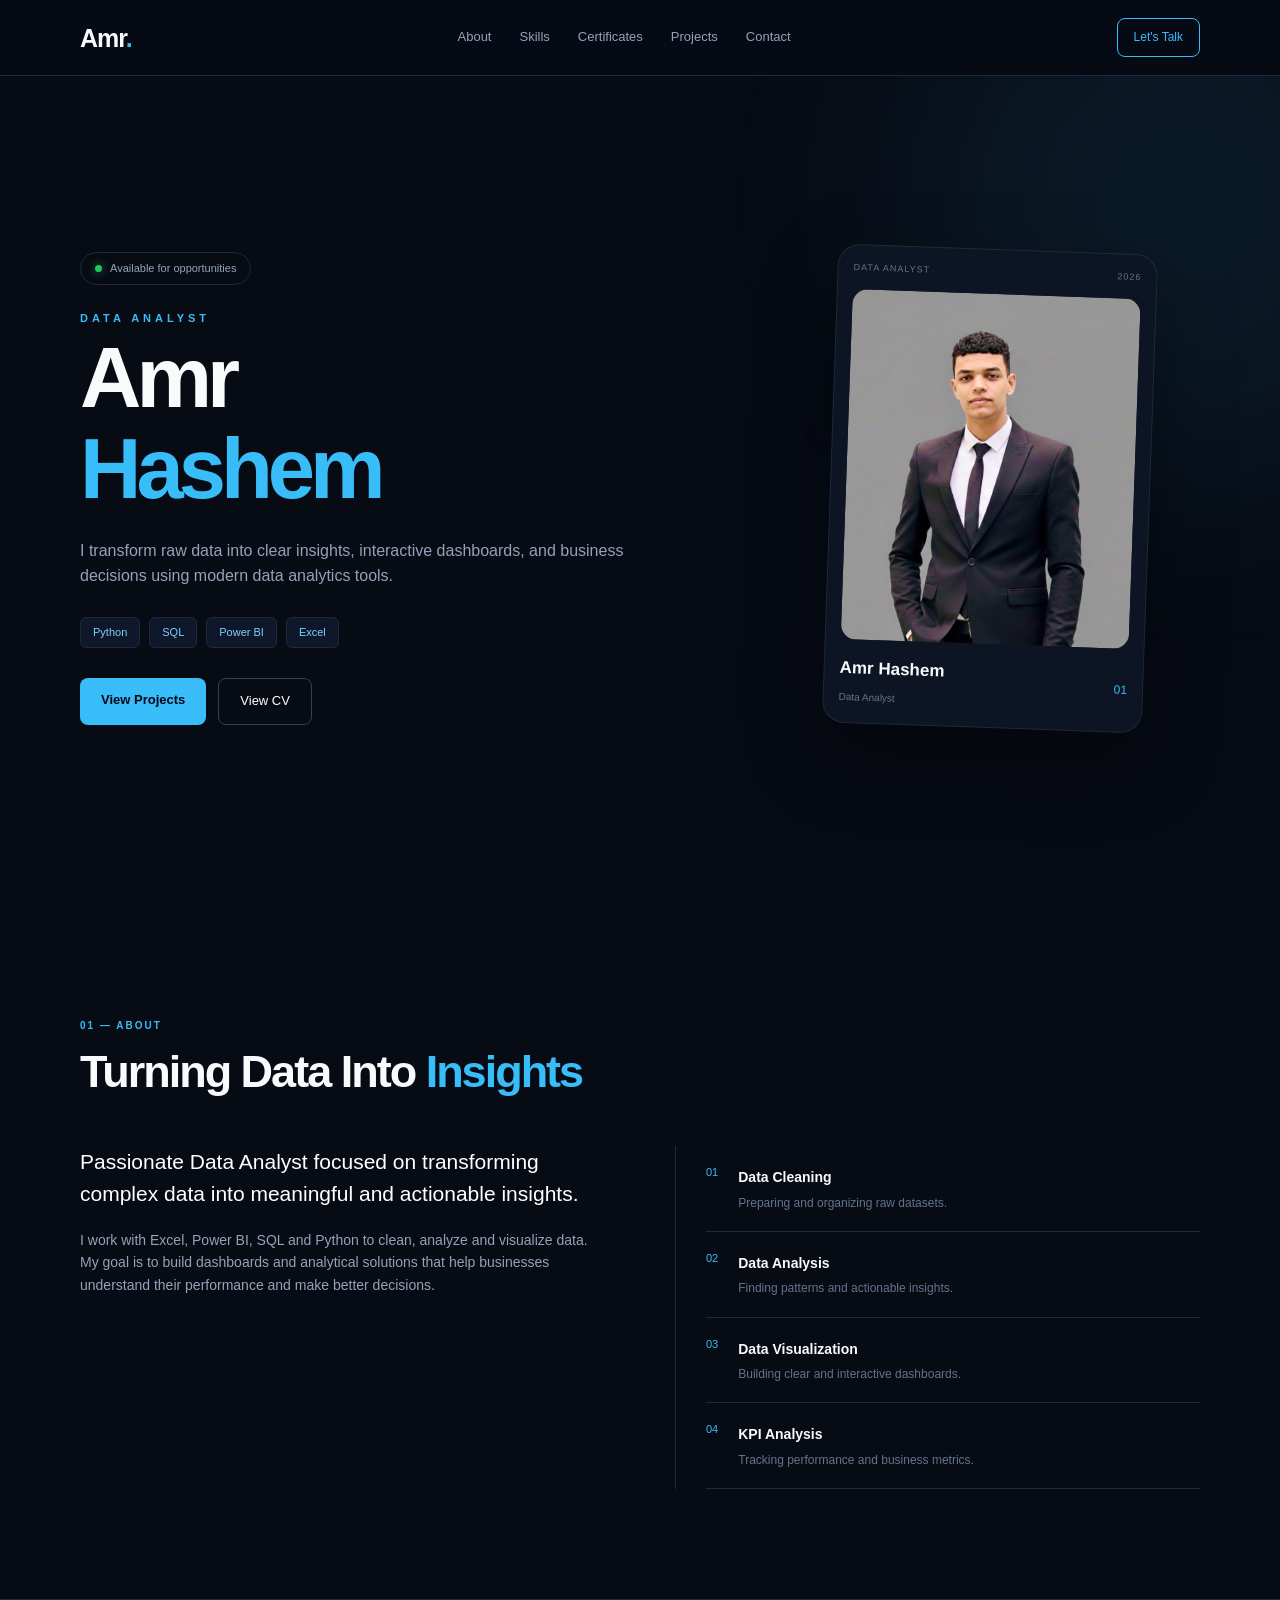
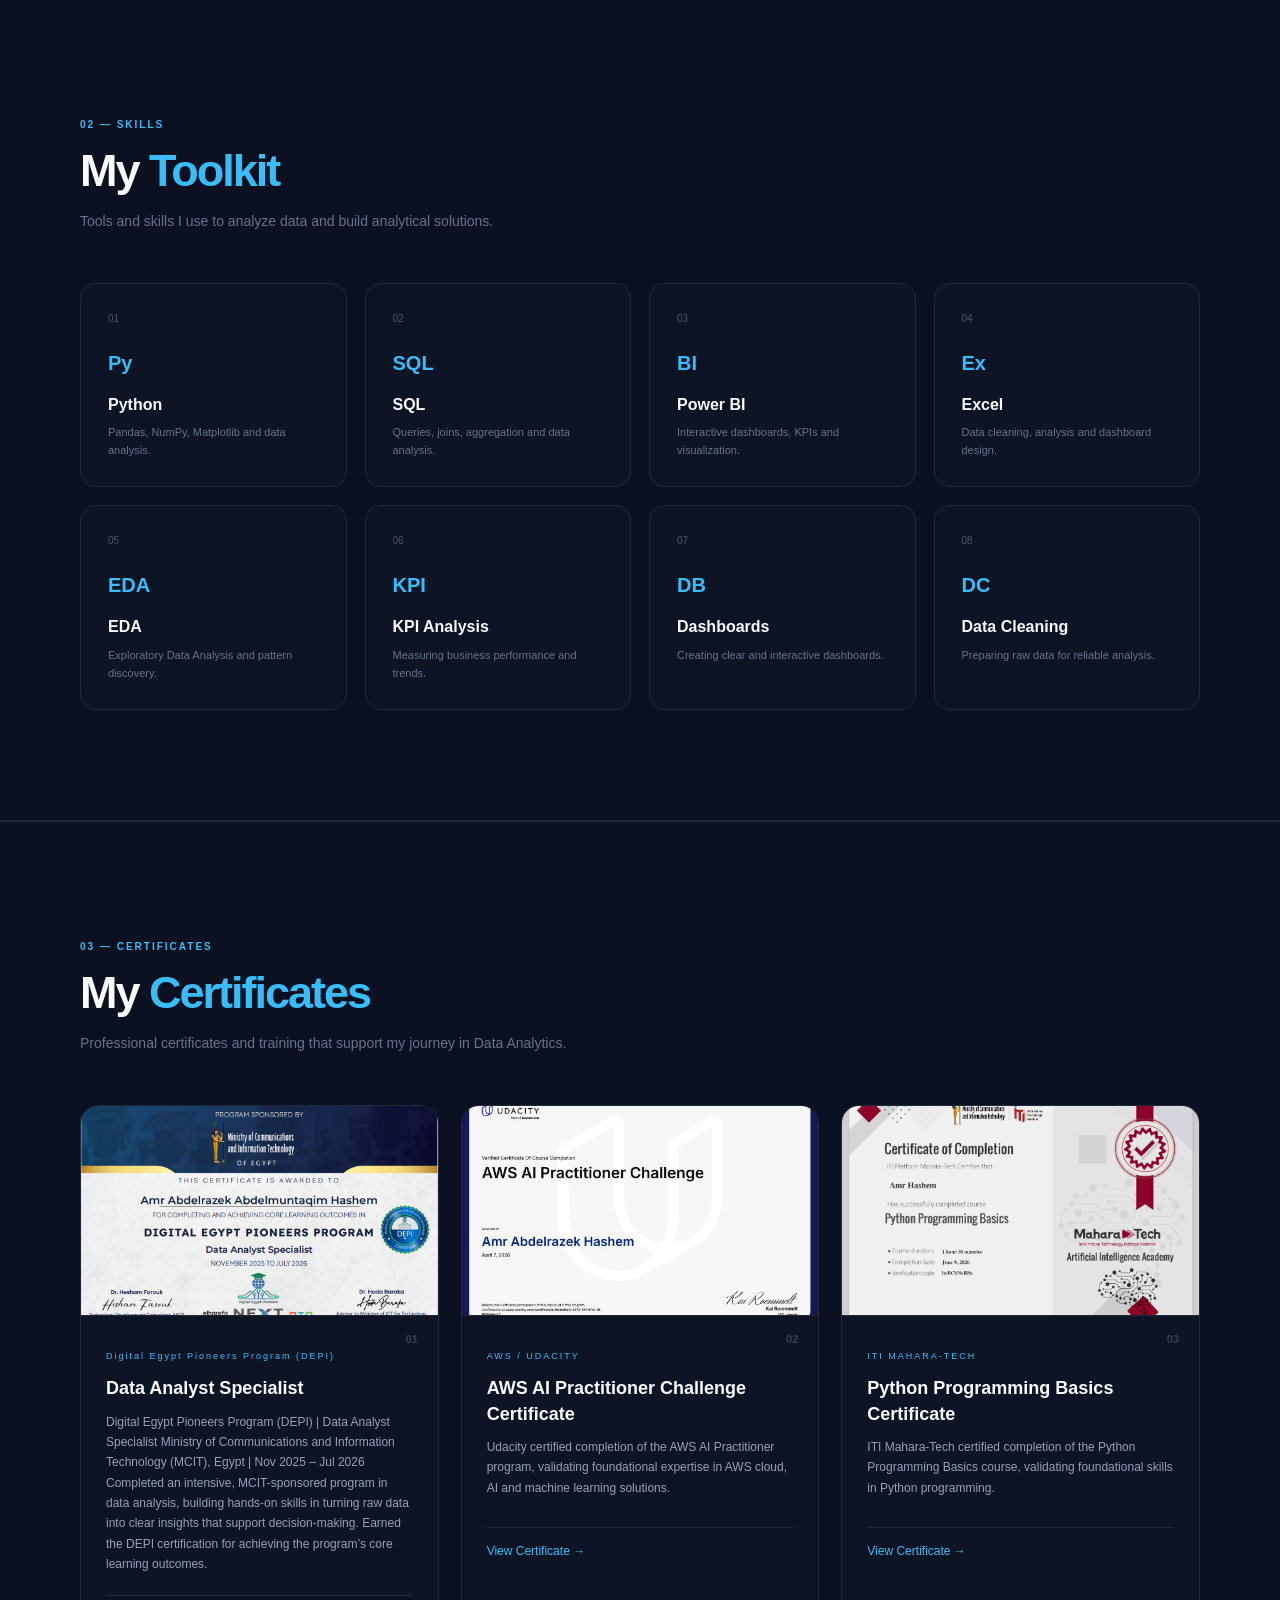
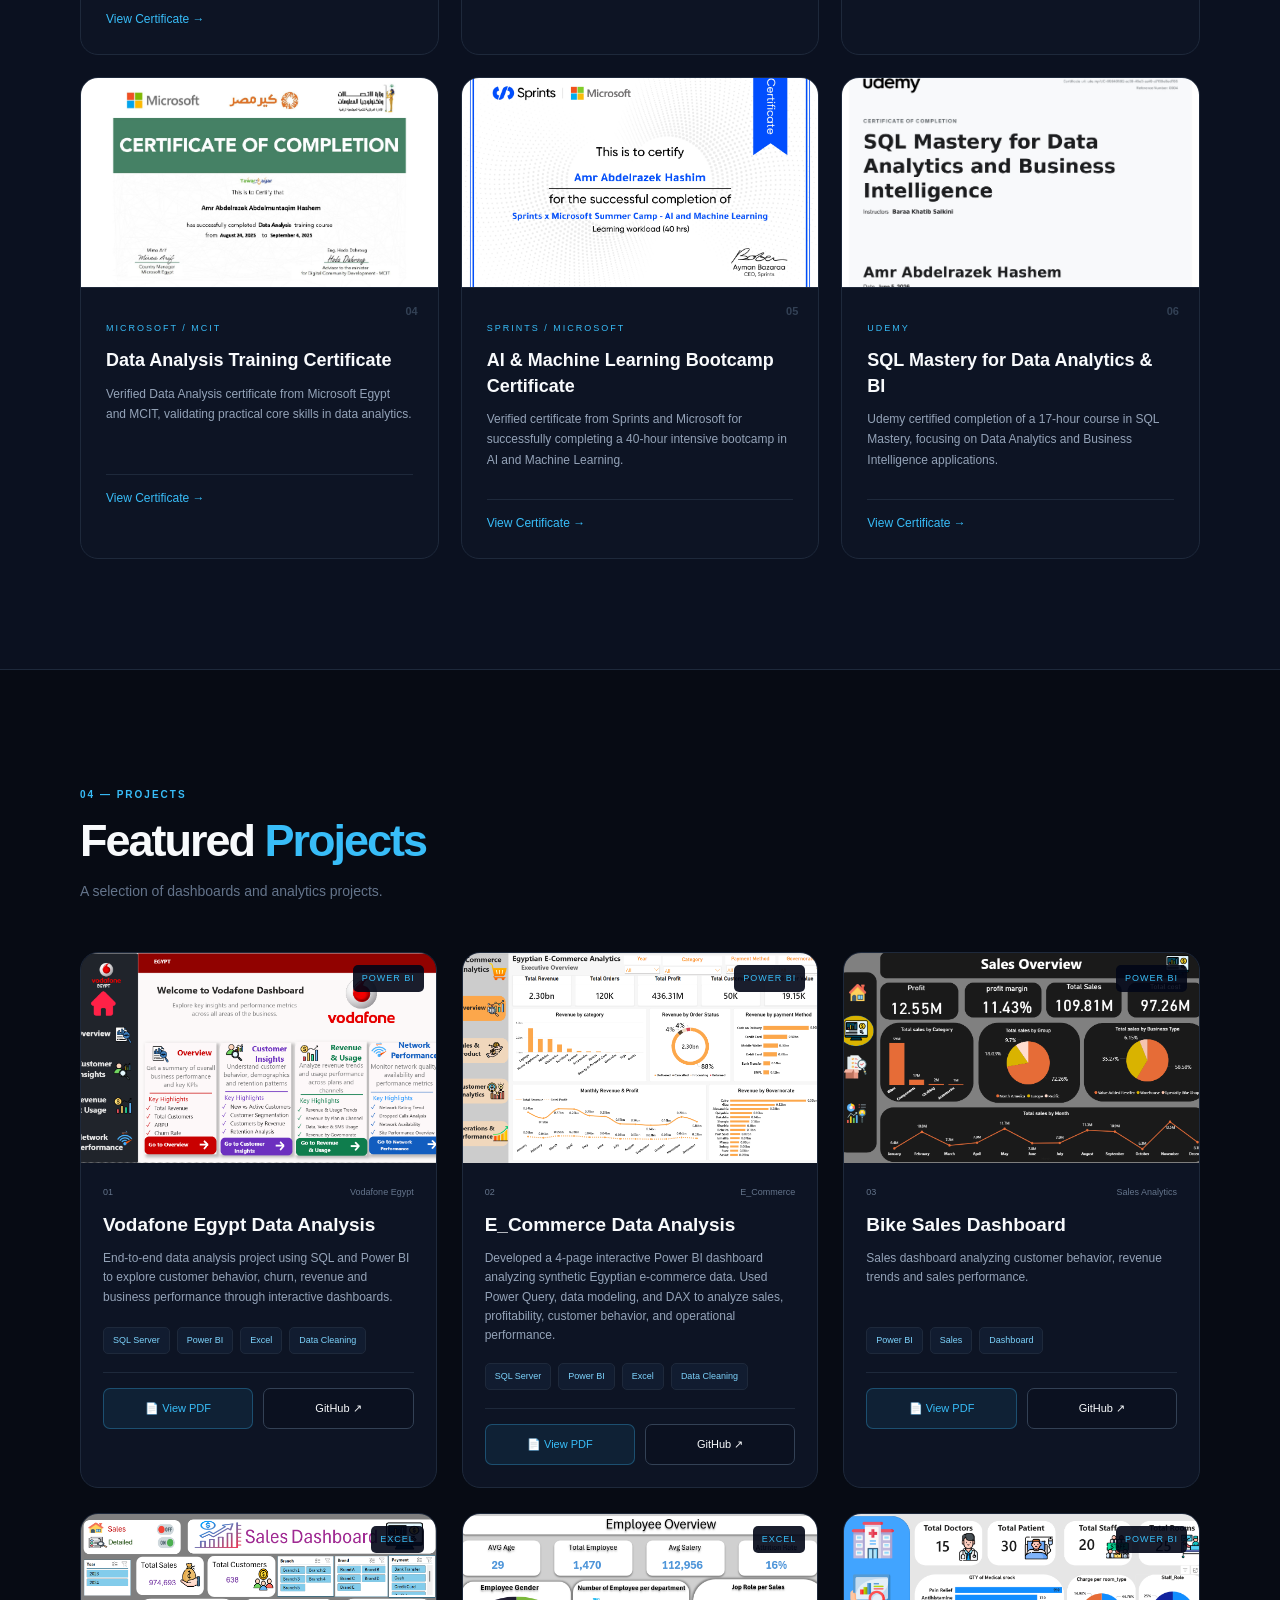
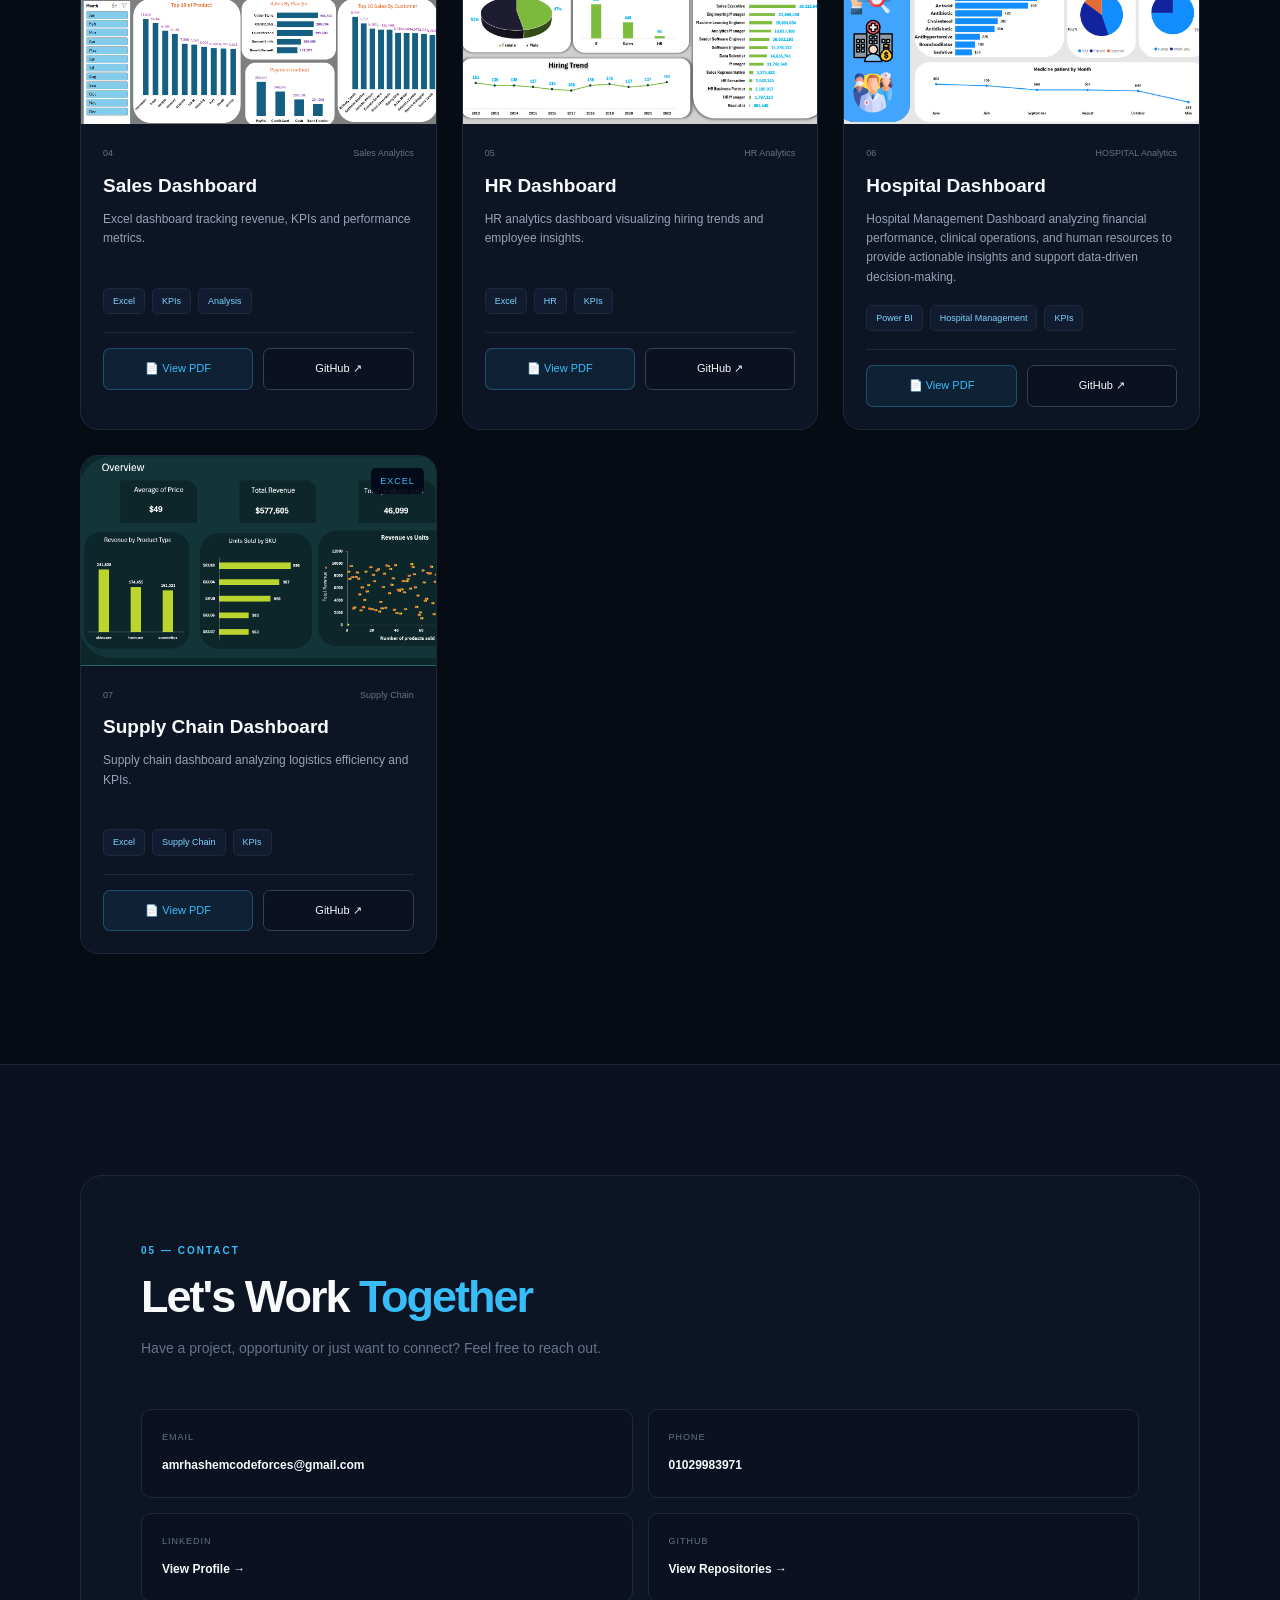
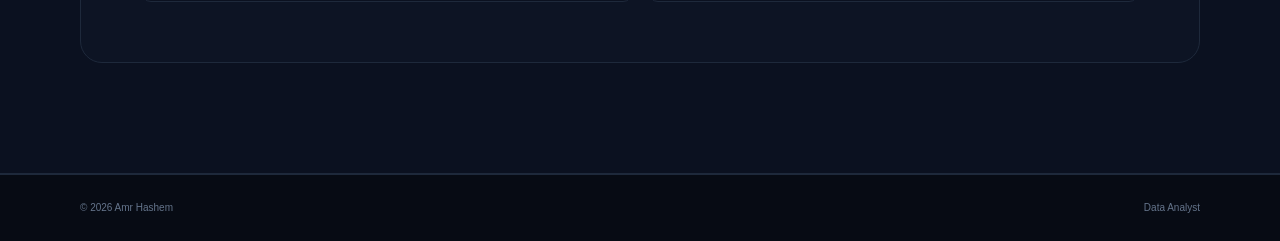
<file: index.html>
<!DOCTYPE html>

<html lang="en">
<head>
    <meta charset="UTF-8">
    <meta name="viewport" content="width=device-width, initial-scale=1.0">


<title>Amr Hashem | Data Analyst</title>

<meta name="description"
      content="Amr Hashem - Data Analyst skilled in Excel, Power BI, SQL and Python.">

<link rel="stylesheet" href="style.css">


</head>

<body>

<!-- ================= NAVBAR ================= -->

<header>
    <div class="container nav">


    <a href="#home" class="logo">
        Amr<span>.</span>
    </a>

    <nav>
        <a href="#about">About</a>
        <a href="#skills">Skills</a>
        <a href="#certificates">Certificates</a>
        <a href="#projects">Projects</a>
        <a href="#contact">Contact</a>
    </nav>

    <a href="#contact" class="nav-btn">
        Let's Talk
    </a>

</div>


</header>

<!-- ================= HERO ================= -->

<section id="home" class="hero">


<div class="hero-glow"></div>

<div class="container hero-grid">

    <div class="hero-content">

        <div class="status">
            <span></span>
            Available for opportunities
        </div>

        <p class="hero-small">
            DATA ANALYST
        </p>

        <h1>
            Amr
            <span>Hashem</span>
        </h1>

        <p class="hero-description">
            I transform raw data into clear insights,
            interactive dashboards, and business decisions
            using modern data analytics tools.
        </p>

        <div class="hero-tech">
            <span>Python</span>
            <span>SQL</span>
            <span>Power BI</span>
            <span>Excel</span>
        </div>

        <div class="hero-buttons">
            <a href="#projects" class="btn">
                View Projects
            </a>

            <a href="assets/Amr_Hashem_Data_Analyst.pdf"
               target="_blank"
               class="btn-outline">
                View CV
            </a>
        </div>

    </div>


    <div class="hero-image">

        <div class="profile-card">

            <div class="card-top">
                <span>DATA ANALYST</span>
                <span>2026</span>
            </div>

            <img src="assets/images/profile.webp"
                 alt="Amr Hashem">

            <div class="card-bottom">
                <div>
                    <strong>Amr Hashem</strong>
                    <small>Data Analyst</small>
                </div>

                <div class="card-number">
                    01
                </div>
            </div>

        </div>

    </div>

</div>


</section>

<!-- ================= ABOUT ================= -->

<section id="about" class="section reveal">


<div class="container">

    <div class="section-heading">
        <span>01 — ABOUT</span>

        <h2>
            Turning Data Into
            <em>Insights</em>
        </h2>
    </div>


    <div class="about-grid">

        <div class="about-text">

            <p class="large-text">
                Passionate Data Analyst focused on transforming
                complex data into meaningful and actionable insights.
            </p>

            <p>
                I work with Excel, Power BI, SQL and Python to clean,
                analyze and visualize data. My goal is to build
                dashboards and analytical solutions that help
                businesses understand their performance and
                make better decisions.
            </p>

        </div>


        <div class="about-info">

            <div class="info-item">
                <span>01</span>

                <div>
                    <strong>Data Cleaning</strong>
                    <p>Preparing and organizing raw datasets.</p>
                </div>
            </div>

            <div class="info-item">
                <span>02</span>

                <div>
                    <strong>Data Analysis</strong>
                    <p>Finding patterns and actionable insights.</p>
                </div>
            </div>

            <div class="info-item">
                <span>03</span>

                <div>
                    <strong>Data Visualization</strong>
                    <p>Building clear and interactive dashboards.</p>
                </div>
            </div>

            <div class="info-item">
                <span>04</span>

                <div>
                    <strong>KPI Analysis</strong>
                    <p>Tracking performance and business metrics.</p>
                </div>
            </div>

        </div>

    </div>

</div>


</section>

<!-- ================= SKILLS ================= -->

<section id="skills" class="section skills-section reveal">


<div class="container">

    <div class="section-heading">
        <span>02 — SKILLS</span>

        <h2>
            My <em>Toolkit</em>
        </h2>

        <p>
            Tools and skills I use to analyze data
            and build analytical solutions.
        </p>
    </div>


    <div class="skills-grid">

        <div class="skill-card">
            <div class="skill-number">01</div>
            <div class="skill-icon">Py</div>
            <h3>Python</h3>
            <p>
                Pandas, NumPy, Matplotlib and data analysis.
            </p>
        </div>

        <div class="skill-card">
            <div class="skill-number">02</div>
            <div class="skill-icon">SQL</div>
            <h3>SQL</h3>
            <p>
                Queries, joins, aggregation and data analysis.
            </p>
        </div>

        <div class="skill-card">
            <div class="skill-number">03</div>
            <div class="skill-icon">BI</div>
            <h3>Power BI</h3>
            <p>
                Interactive dashboards, KPIs and visualization.
            </p>
        </div>

        <div class="skill-card">
            <div class="skill-number">04</div>
            <div class="skill-icon">Ex</div>
            <h3>Excel</h3>
            <p>
                Data cleaning, analysis and dashboard design.
            </p>
        </div>

        <div class="skill-card">
            <div class="skill-number">05</div>
            <div class="skill-icon">EDA</div>
            <h3>EDA</h3>
            <p>
                Exploratory Data Analysis and pattern discovery.
            </p>
        </div>

        <div class="skill-card">
            <div class="skill-number">06</div>
            <div class="skill-icon">KPI</div>
            <h3>KPI Analysis</h3>
            <p>
                Measuring business performance and trends.
            </p>
        </div>

        <div class="skill-card">
            <div class="skill-number">07</div>
            <div class="skill-icon">DB</div>
            <h3>Dashboards</h3>
            <p>
                Creating clear and interactive dashboards.
            </p>
        </div>

        <div class="skill-card">
            <div class="skill-number">08</div>
            <div class="skill-icon">DC</div>
            <h3>Data Cleaning</h3>
            <p>
                Preparing raw data for reliable analysis.
            </p>
        </div>

    </div>

</div>


</section>

<!-- ================= CERTIFICATES ================= -->

<section id="certificates"
         class="section certificates-section reveal">

    <div class="container">

        <div class="section-heading">

            <span>03 — CERTIFICATES</span>

            <h2>
                My <em>Certificates</em>
            </h2>

            <p>
                Professional certificates and training
                that support my journey in Data Analytics.
            </p>

        </div>



        <div class="certificates-grid">



            <!-- Certificate 01 -->

            <div class="certificate-card">

                <a href="https://drive.google.com/file/d/1QpR_5PIoE5TOba4jbpXrAh6l2rf2BW4B/view"
                   target="_blank"
                   class="certificate-image">

                    <img src="assets\My certificate\DEPI .png"
                         alt="Python Programming Basics Certificate">

                </a>

                <div class="certificate-number">
                    01
                </div>

                <div class="certificate-content">

                    <span class="certificate-type">
                        Digital Egypt Pioneers Program (DEPI)
                    </span>

                    <h3>
                        Data Analyst Specialist
                    </h3>

                    <p>
Digital Egypt Pioneers Program (DEPI) | Data Analyst Specialist
Ministry of Communications and Information Technology (MCIT), Egypt | Nov 2025 – Jul 2026

Completed an intensive, MCIT-sponsored program in data analysis, building hands-on skills in turning raw data into clear insights that support decision-making. Earned the DEPI certification for achieving the program’s core learning outcomes.   
                    </p>

                    <a href="https://drive.google.com/file/d/1z0vAGTubr2pYDtjx2BhVNOARhgvr6Pgy/view?usp=drive_link"
                       target="_blank"
                       class="certificate-link">
                        View Certificate →
                    </a>

                </div>

            </div>


            <!-- Certificate 02 -->

            <div class="certificate-card">

                <a href="https://drive.google.com/file/d/1QpR_5PIoE5TOba4jbpXrAh6l2rf2BW4B/view"
                   target="_blank"
                   class="certificate-image">

                    <img src="assets\My certificate\AWS AI Practitioner Challenge Certificate.jpg"
                         alt="Python Programming Basics Certificate">

                </a>

                <div class="certificate-number">
                    02
                </div>

                <div class="certificate-content">

                    <span class="certificate-type">
                        AWS / UDACITY
                    </span>

                    <h3>
                        AWS AI Practitioner Challenge Certificate
                    </h3>

                    <p>
                         Udacity certified completion of the AWS AI Practitioner
                        program, validating foundational expertise in AWS cloud,
                        AI and machine learning solutions.
                    </p>

                    <a href="https://drive.google.com/file/d/1LC5i9V1_oIckEXkQ11YX-lG9Zrwwu7wQ/view"
                       target="_blank"
                       class="certificate-link">
                        View Certificate →
                    </a>

                </div>

            </div>


            <!-- Certificate 03 -->

            <div class="certificate-card">

                <a href="https://drive.google.com/file/d/1QpR_5PIoE5TOba4jbpXrAh6l2rf2BW4B/view"
                   target="_blank"
                   class="certificate-image">

                    <img src="assets\My certificate\Python Programming Basics Certificate.jpg"
                         alt="Python Programming Basics Certificate">

                </a>

                <div class="certificate-number">
                    03
                </div>

                <div class="certificate-content">

                    <span class="certificate-type">
                        ITI MAHARA-TECH
                    </span>

                    <h3>
                        Python Programming Basics Certificate
                    </h3>

                    <p>
                        ITI Mahara-Tech certified completion of the Python
                        Programming Basics course, validating foundational
                        skills in Python programming.
                    </p>

                    <a href="https://drive.google.com/file/d/1QpR_5PIoE5TOba4jbpXrAh6l2rf2BW4B/view"
                       target="_blank"
                       class="certificate-link">
                        View Certificate →
                    </a>

                </div>

            </div>


            <!-- Certificate 04 -->

            <div class="certificate-card">

                <a href="https://drive.google.com/file/d/1kBlFHN7qmv7WD450Z08-PBcdIFsmgjoj/view"
                   target="_blank"
                   class="certificate-image">

                    <img src="assets\My certificate\Data Analysis Training Certificate.jpg"
                         alt="Data Analysis Training Certificate">

                </a>

                <div class="certificate-number">
                    04
                </div>

                <div class="certificate-content">

                    <span class="certificate-type">
                        MICROSOFT / MCIT
                    </span>

                    <h3>
                        Data Analysis Training Certificate
                    </h3>

                    <p>
                        Verified Data Analysis certificate from Microsoft Egypt
                        and MCIT, validating practical core skills in data analytics.
                    </p>

                    <a href="https://drive.google.com/file/d/1kBlFHN7qmv7WD450Z08-PBcdIFsmgjoj/view"
                       target="_blank"
                       class="certificate-link">
                        View Certificate →
                    </a>

                </div>

            </div>


            <!-- Certificate 05 -->

            <div class="certificate-card">

                <a href="https://drive.google.com/file/d/1eeNyc38EcW-iw48QDgt7y3hVl05OiKI5/view"
                   target="_blank"
                   class="certificate-image">

                    <img src="assets\My certificate\AI and Machine Learning Bootcamp Certificate.jpg"
                         alt="AI and Machine Learning Bootcamp Certificate">

                </a>

                <div class="certificate-number">
                    05
                </div>

                <div class="certificate-content">

                    <span class="certificate-type">
                        SPRINTS / MICROSOFT
                    </span>

                    <h3>
                        AI & Machine Learning Bootcamp Certificate
                    </h3>

                    <p>
                        Verified certificate from Sprints and Microsoft for
                        successfully completing a 40-hour intensive bootcamp
                        in AI and Machine Learning.
                    </p>

                    <a href="https://drive.google.com/file/d/1eeNyc38EcW-iw48QDgt7y3hVl05OiKI5/view"
                       target="_blank"
                       class="certificate-link">
                        View Certificate →
                    </a>

                </div>

            </div>


            <!-- Certificate 06 -->

            <div class="certificate-card">

                <a href="https://drive.google.com/file/d/1RDn7Ja2AZWhtD1n-sho74iRj51J6nP_p/view"
                   target="_blank"
                   class="certificate-image">

                    <img src="assets\My certificate\SQL Mastery for Data Analytics and BI Certificate.jpg"
                         alt="SQL Mastery for Data Analytics and BI Certificate">

                </a>

                <div class="certificate-number">
                    06
                </div>

                <div class="certificate-content">

                    <span class="certificate-type">
                        UDEMY
                    </span>

                    <h3>
                        SQL Mastery for Data Analytics & BI
                    </h3>

                    <p>
                        Udemy certified completion of a 17-hour course in
                        SQL Mastery, focusing on Data Analytics and
                        Business Intelligence applications.
                    </p>

                    <a href="https://drive.google.com/file/d/1RDn7Ja2AZWhtD1n-sho74iRj51J6nP_p/view"
                       target="_blank"
                       class="certificate-link">
                        View Certificate →
                    </a>

                </div>

            </div>


        </div>

    </div>

</section>


<!-- ================= PROJECTS ================= -->

<section id="projects" class="section reveal">


<div class="container">

    <div class="section-heading">

        <span>04 — PROJECTS</span>

        <h2>
            Featured <em>Projects</em>
        </h2>

        <p>
            A selection of dashboards and analytics projects.
        </p>

    </div>


    <div class="projects-grid">


<!-- Vodafone Egypt -->

<div class="project-card">

    <div class="project-image">

        <img src="assets\images\Vodafon.png"
             alt="Vodafone Egypt Data Analysis Dashboard">

        <div class="project-overlay">
            POWER BI
        </div>

    </div>

    <div class="project-content">

        <div class="project-meta">
            <span>01</span>
            <span>Vodafone Egypt</span>
        </div>

        <h3>
            Vodafone Egypt Data Analysis
        </h3>

        <p>
            End-to-end data analysis project using SQL and Power BI
            to explore customer behavior, churn, revenue and business
            performance through interactive dashboards.
        </p>

        <div class="project-tags">
            <span>SQL Server</span>
            <span>Power BI</span>
            <span>Excel</span>
            <span>Data Cleaning</span>
        </div>

        <div class="project-links">

    <a href="https://drive.google.com/file/d/1HFimLOREGCJ9cpotihEcZZRdj9RH5mBX/view?usp=drive_link"
       target="_blank"
       class="project-btn pdf-btn">
        📄 View PDF
    </a>

    <a href="https://github.com/AmrHashem607/Vodafone-Egypt-SQL-Power-BI"
       target="_blank"
       class="project-btn github-btn">
        GitHub ↗
    </a>

</div>

    </div>

</div>
<!-- E_Commerce -->

<div class="project-card">

    <div class="project-image">

        <img src="assets\images\E_Commerce.png"
             alt="E_Commerce Data Analysis Dashboard">

        <div class="project-overlay">
            POWER BI
        </div>

    </div>

    <div class="project-content">

        <div class="project-meta">
            <span>02</span>
            <span>E_Commerce</span>
        </div>

        <h3>
            E_Commerce Data Analysis
        </h3>

        <p>
            Developed a 4-page interactive Power BI dashboard analyzing synthetic Egyptian e-commerce data.
            Used Power Query, data modeling, and DAX to analyze sales, profitability, customer behavior, and operational performance.
        </p>

        <div class="project-tags">
            <span>SQL Server</span>
            <span>Power BI</span>
            <span>Excel</span>
            <span>Data Cleaning</span>
        </div>

        <div class="project-links">

    <a href="https://drive.google.com/file/d/1JDpwCuGfQ6SFu6aitXr12AWU-ACC5fQJ/view?usp=drive_link"
       target="_blank"
       class="project-btn pdf-btn">
        📄 View PDF
    </a>

    <a href="https://github.com/AmrHashem607/E_Commerce"
       target="_blank"
       class="project-btn github-btn">
        GitHub ↗
    </a>

</div>

    </div>

</div>

        <!-- Bike Sales -->

        <div class="project-card">

            <div class="project-image">

                <img src="assets/images/bike_sales_dashboard.png"
                     alt="Bike Sales Dashboard">

                <span class="project-overlay">
                    POWER BI
                </span>

            </div>

            <div class="project-content">

                <div class="project-meta">
                    <span>03</span>
                    <span>Sales Analytics</span>
                </div>

                <h3>
                    Bike Sales Dashboard
                </h3>

                <p>
                    Sales dashboard analyzing customer behavior,
                    revenue trends and sales performance.
                </p>

                <div class="project-tags">
                    <span>Power BI</span>
                    <span>Sales</span>
                    <span>Dashboard</span>
                </div>

               <div class="project-links">

    <a href="https://drive.google.com/file/d/10E1cBmsy7sF1Kf2h77JNXv_r-jyyTnz5/view?usp=drive_link"
       target="_blank"
       class="project-btn pdf-btn">
        📄 View PDF
    </a>

    <a href="https://github.com/AmrHashem607/Bike-_Sales-_Dashboard-_Power-Bi"
       target="_blank"
       class="project-btn github-btn">
        GitHub ↗
    </a>

</div>
            </div>

        </div>


        <!-- Sales Excel -->

        <div class="project-card">

            <div class="project-image">

                <img src="assets/images/sales_excel_dashboard.png"
                     alt="Sales Dashboard Excel">

                <span class="project-overlay">
                    EXCEL
                </span>

            </div>

            <div class="project-content">

                <div class="project-meta">
                    <span>04</span>
                    <span>Sales Analytics</span>
                </div>

                <h3>
                    Sales Dashboard
                </h3>

                <p>
                    Excel dashboard tracking revenue,
                    KPIs and performance metrics.
                </p>

                <div class="project-tags">
                    <span>Excel</span>
                    <span>KPIs</span>
                    <span>Analysis</span>
                </div>

                <div class="project-links">

    <a href="https://drive.google.com/file/d/1GXXpWg-_KrKUDxe0FKoPMqyI5BYefp3V/view?usp=drive_link"
       target="_blank"
       class="project-btn pdf-btn">
        📄 View PDF
    </a>

    <a href="https://github.com/AmrHashem607/Sales_Dashboard_Excel"
       target="_blank"
       class="project-btn github-btn">
        GitHub ↗
    </a>

</div>

            </div>

        </div>


        <!-- HR Excel -->

        <div class="project-card">

            <div class="project-image">

                <img src="assets/images/hr_excel_dashboard.png"
                     alt="HR Dashboard Excel">

                <span class="project-overlay">
                    EXCEL
                </span>

            </div>

            <div class="project-content">

                <div class="project-meta">
                    <span>05</span>
                    <span>HR Analytics</span>
                </div>

                <h3>
                    HR Dashboard
                </h3>

                <p>
                    HR analytics dashboard visualizing
                    hiring trends and employee insights.
                </p>

                <div class="project-tags">
                    <span>Excel</span>
                    <span>HR</span>
                    <span>KPIs</span>
                </div>

                <div class="project-links">

    <a href="https://drive.google.com/file/d/1RA5c4uUVW1zRmoFFjXnwQf5im6tusCZ0/view?usp=drive_link"
       target="_blank"
       class="project-btn pdf-btn">
        📄 View PDF
    </a>

    <a href="https://github.com/AmrHashem607/HR_Dashboard-Excel"
       target="_blank"
       class="project-btn github-btn">
        GitHub ↗
    </a>

</div>

            </div>

        </div>
                <!-- Hospital Excel -->

        <div class="project-card">

            <div class="project-image">

                <img src="assets\images\Hospital.png"
                     alt="Hospital Dashboard power bi">

                <span class="project-overlay">
                    POWER BI
                </span>

            </div>

            <div class="project-content">

                <div class="project-meta">
                    <span>06</span>
                    <span>HOSPITAL Analytics</span>
                </div>

                <h3>
                    Hospital Dashboard
                </h3>

                <p>
                    Hospital Management Dashboard analyzing financial performance, clinical operations, and human resources to provide actionable insights and support data-driven decision-making.
                </p>

                <div class="project-tags">
                    <span>Power BI</span>
                    <span>Hospital Management</span>
                    <span>KPIs</span>
                </div>

                <div class="project-links">

    <a href="https://drive.google.com/file/d/1YGrm__pgRn7XQyyM2rI8w3jpcag5TsS0/view?usp=drive_link"
       target="_blank"
       class="project-btn pdf-btn">
        📄 View PDF
    </a>

    <a href="https://github.com/AmrHashem607/DEPI_project-"
       target="_blank"
       class="project-btn github-btn">
        GitHub ↗
    </a>

</div>

            </div>

        </div>


        <!-- Supply Chain -->

        <div class="project-card">

            <div class="project-image">

                <img src="assets/images/supply_chain_dashboard.png"
                     alt="Supply Chain Dashboard">

                <span class="project-overlay">
                    EXCEL
                </span>

            </div>

            <div class="project-content">

                <div class="project-meta">
                    <span>07</span>
                    <span>Supply Chain</span>
                </div>

                <h3>
                    Supply Chain Dashboard
                </h3>

                <p>
                    Supply chain dashboard analyzing
                    logistics efficiency and KPIs.
                </p>

                <div class="project-tags">
                    <span>Excel</span>
                    <span>Supply Chain</span>
                    <span>KPIs</span>
                </div>

                <div class="project-links">

    <a href="https://drive.google.com/file/d/1GEQv4OFS7BFgIabb3-a5RQx9BPdbmfBp/view?usp=drive_link"
       target="_blank"
       class="project-btn pdf-btn">
        📄 View PDF
    </a>

    <a href="https://github.com/AmrHashem607/supply_chain_EXCEL"
       target="_blank"
       class="project-btn github-btn">
        GitHub ↗
    </a>

</div>

            </div>

        </div>


    </div>

</div>


</section>

<!-- ================= CONTACT ================= -->

<section id="contact"
         class="section contact-section reveal">


<div class="container">

    <div class="contact-box">

        <div class="section-heading">

            <span>05 — CONTACT</span>

            <h2>
                Let's Work <em>Together</em>
            </h2>

            <p>
                Have a project, opportunity or just want
                to connect? Feel free to reach out.
            </p>

        </div>


        <div class="contact-links">

            <a href="mailto:amrhashemcodeforces@gmail.com">
                <span>EMAIL</span>
                <strong>
                    amrhashemcodeforces@gmail.com
                </strong>
            </a>

            <a href="tel:01029983971">
                <span>PHONE</span>
                <strong>
                    01029983971
                </strong>
            </a>

            <a href="https://www.linkedin.com/in/amr-hashem-ab23b7310"
               target="_blank">
                <span>LINKEDIN</span>
                <strong>
                    View Profile →
                </strong>
            </a>

            <a href="https://github.com/AmrHashem607?tab=repositories"
               target="_blank">
                <span>GITHUB</span>
                <strong>
                    View Repositories →
                </strong>
            </a>

        </div>

    </div>

</div>


</section>

<!-- ================= FOOTER ================= -->

<footer>


<div class="container footer-content">

    <span>
        © 2026 Amr Hashem
    </span>

    <span>
        Data Analyst
    </span>

</div>


</footer>

<script src="script.js"></script>

</body>
</html>
</file>
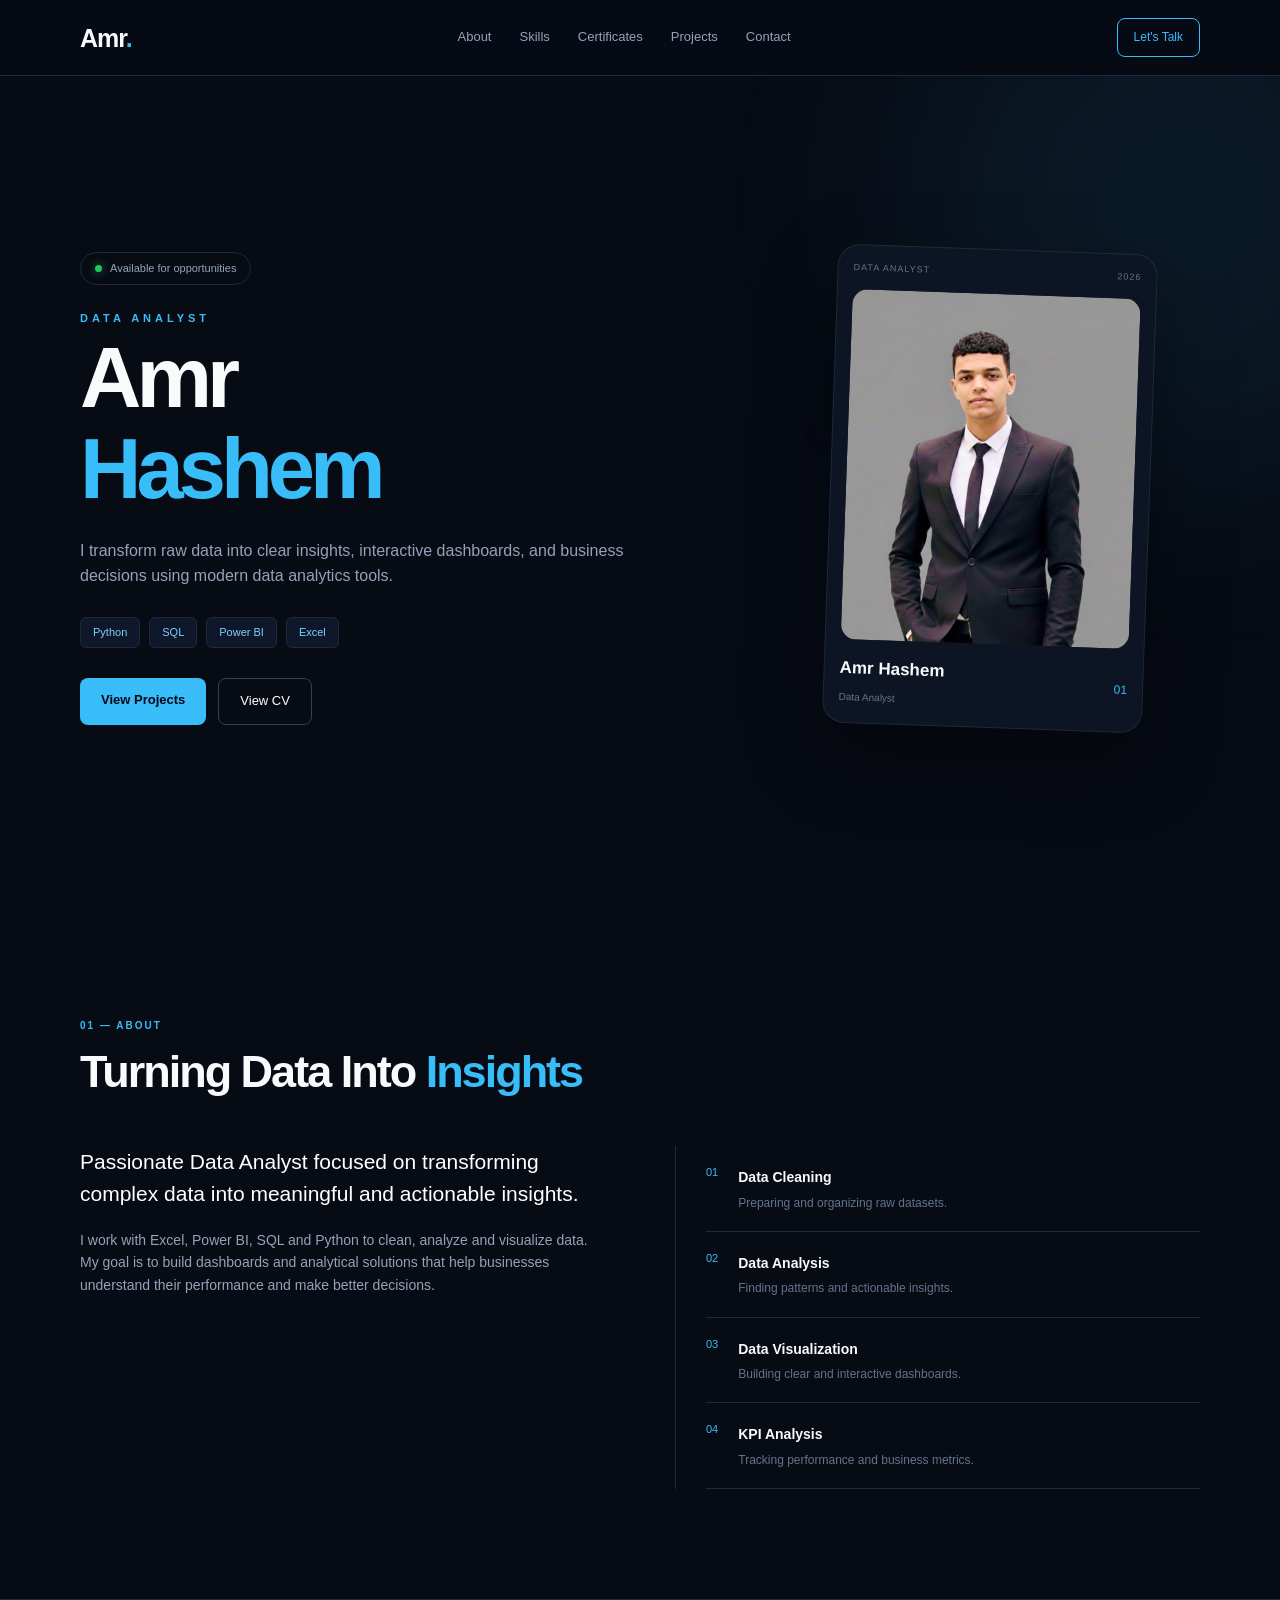
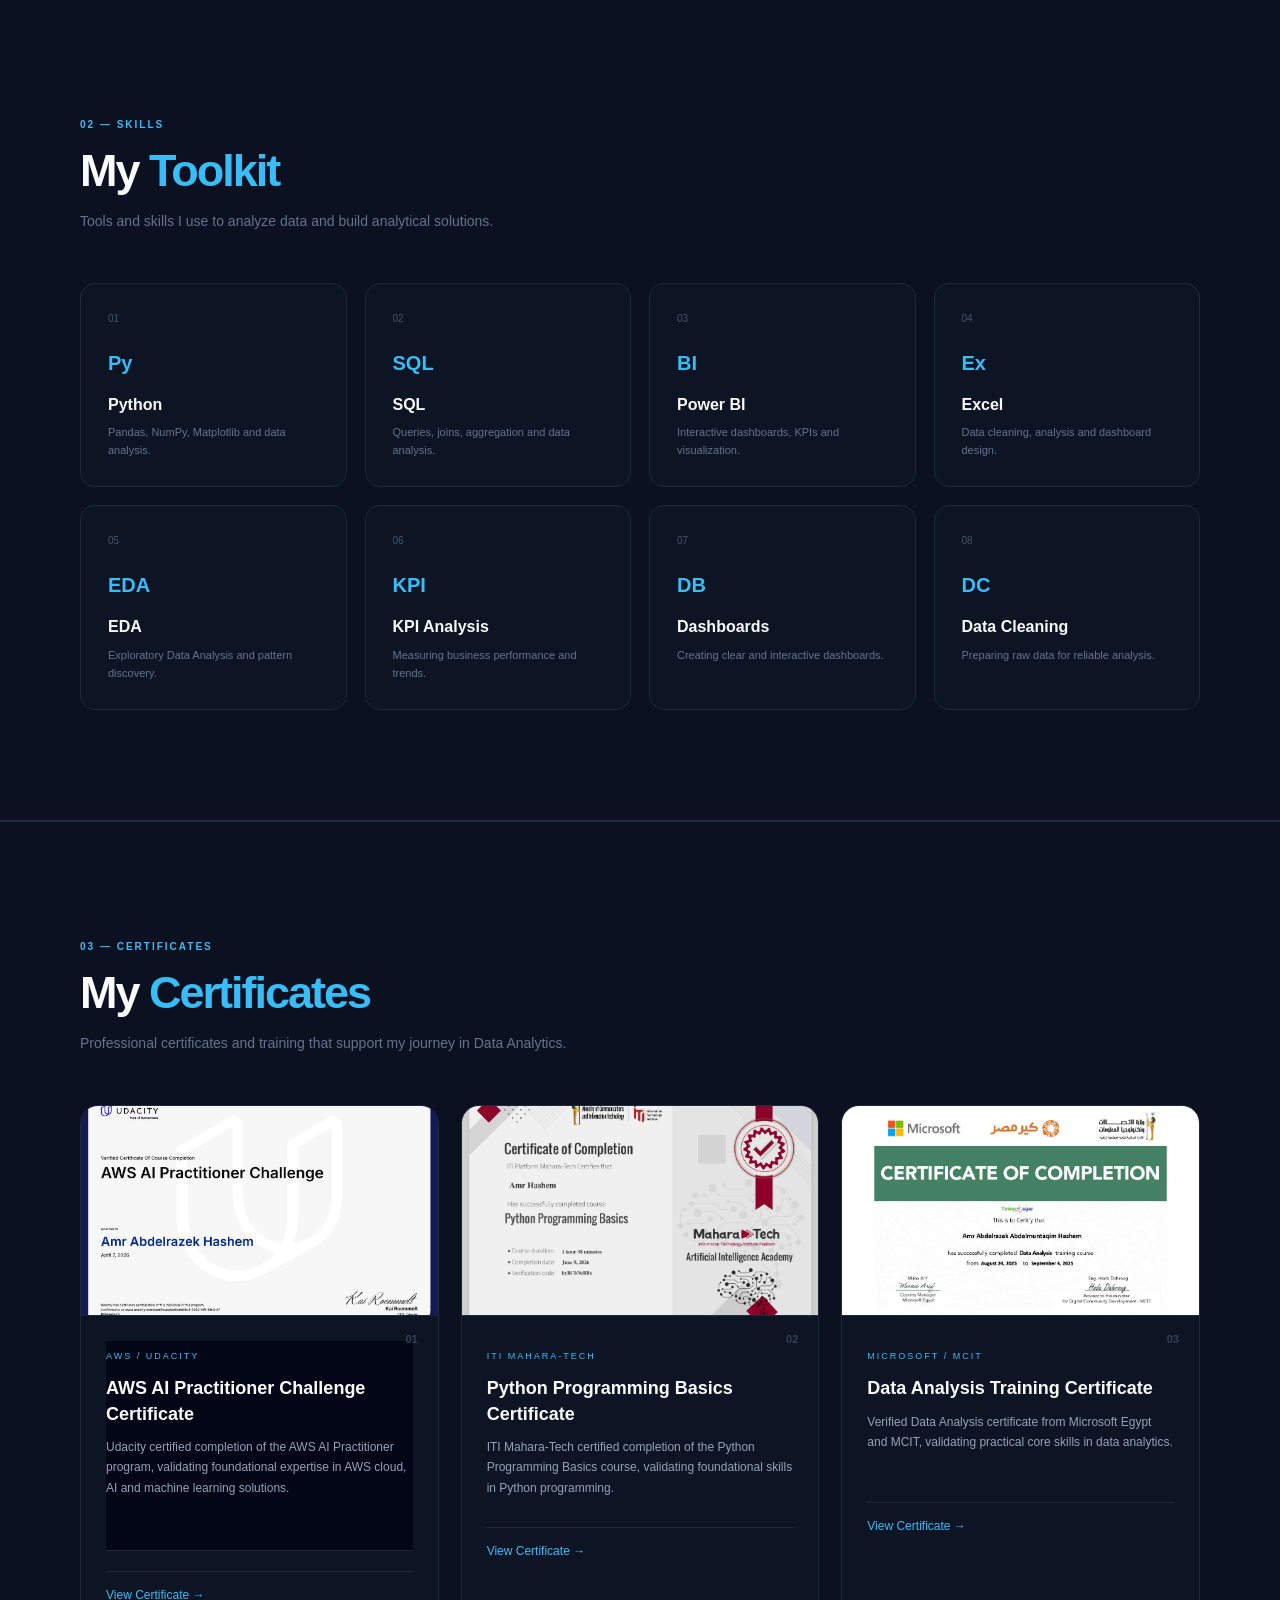
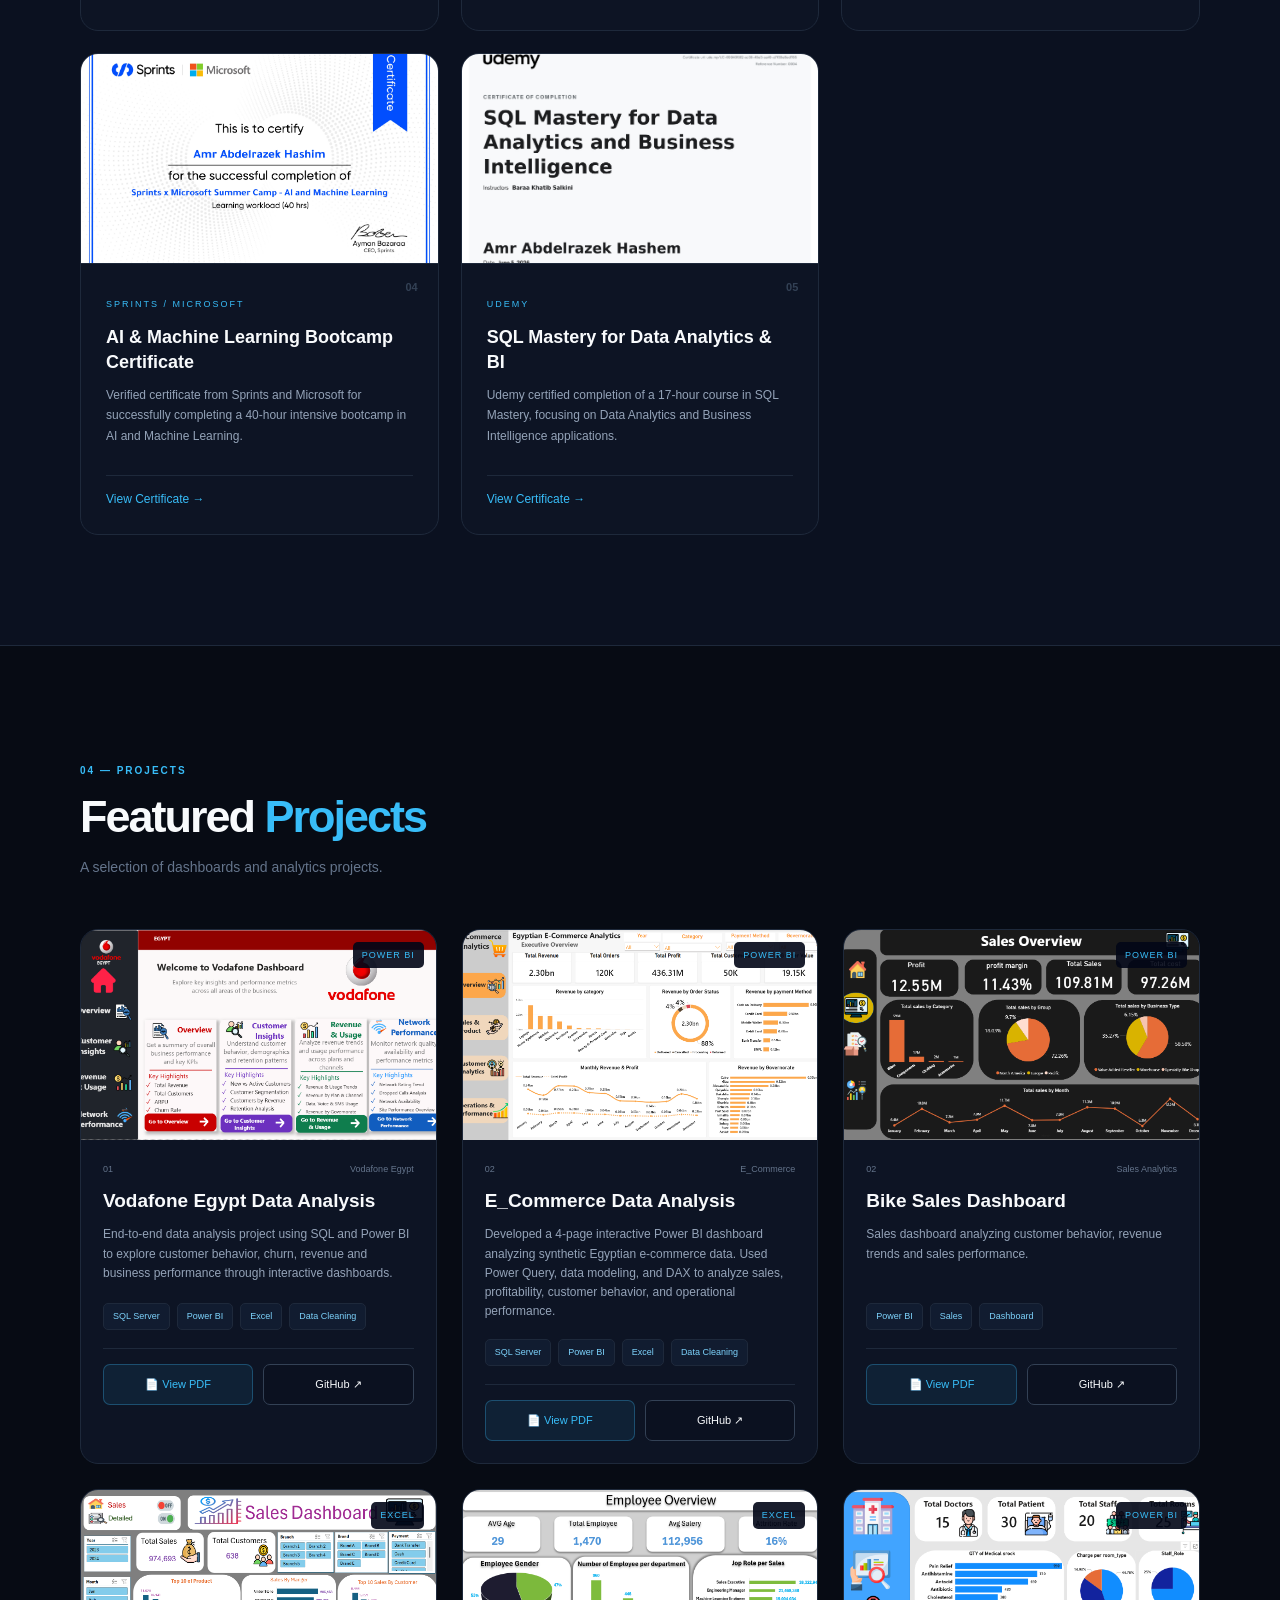
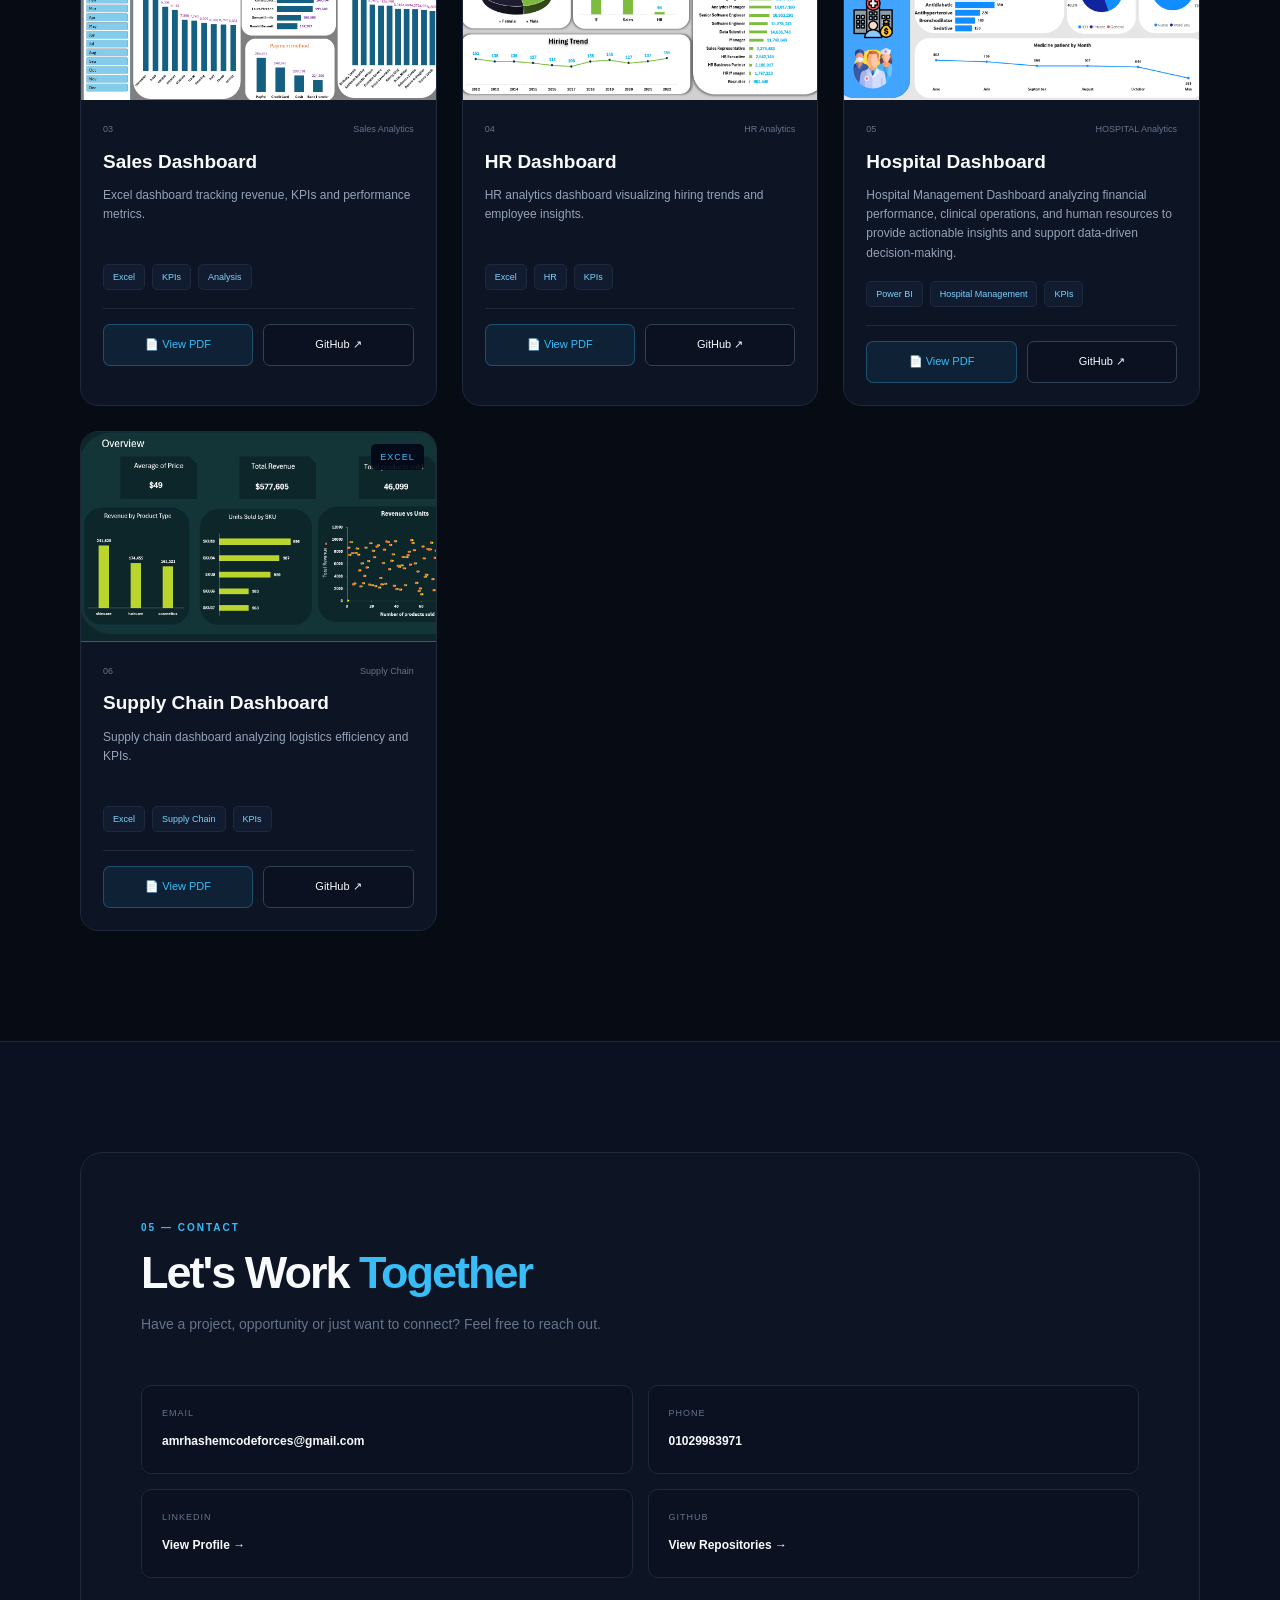
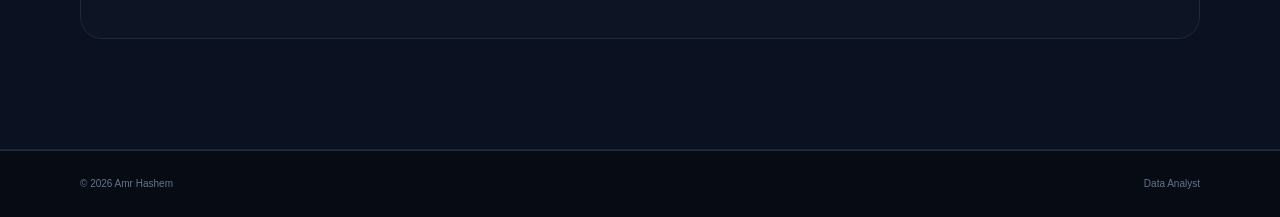
<file: My Portofolio/index.html>
<!DOCTYPE html>

<html lang="en">
<head>
    <meta charset="UTF-8">
    <meta name="viewport" content="width=device-width, initial-scale=1.0">


<title>Amr Hashem | Data Analyst</title>

<meta name="description"
      content="Amr Hashem - Data Analyst skilled in Excel, Power BI, SQL and Python.">

<link rel="stylesheet" href="style.css">


</head>

<body>

<!-- ================= NAVBAR ================= -->

<header>
    <div class="container nav">


    <a href="#home" class="logo">
        Amr<span>.</span>
    </a>

    <nav>
        <a href="#about">About</a>
        <a href="#skills">Skills</a>
        <a href="#certificates">Certificates</a>
        <a href="#projects">Projects</a>
        <a href="#contact">Contact</a>
    </nav>

    <a href="#contact" class="nav-btn">
        Let's Talk
    </a>

</div>


</header>

<!-- ================= HERO ================= -->

<section id="home" class="hero">


<div class="hero-glow"></div>

<div class="container hero-grid">

    <div class="hero-content">

        <div class="status">
            <span></span>
            Available for opportunities
        </div>

        <p class="hero-small">
            DATA ANALYST
        </p>

        <h1>
            Amr
            <span>Hashem</span>
        </h1>

        <p class="hero-description">
            I transform raw data into clear insights,
            interactive dashboards, and business decisions
            using modern data analytics tools.
        </p>

        <div class="hero-tech">
            <span>Python</span>
            <span>SQL</span>
            <span>Power BI</span>
            <span>Excel</span>
        </div>

        <div class="hero-buttons">
            <a href="#projects" class="btn">
                View Projects
            </a>

            <a href="assets/Amr_Hashem_Data_Analyst.pdf"
               target="_blank"
               class="btn-outline">
                View CV
            </a>
        </div>

    </div>


    <div class="hero-image">

        <div class="profile-card">

            <div class="card-top">
                <span>DATA ANALYST</span>
                <span>2026</span>
            </div>

            <img src="assets/images/profile.webp"
                 alt="Amr Hashem">

            <div class="card-bottom">
                <div>
                    <strong>Amr Hashem</strong>
                    <small>Data Analyst</small>
                </div>

                <div class="card-number">
                    01
                </div>
            </div>

        </div>

    </div>

</div>


</section>

<!-- ================= ABOUT ================= -->

<section id="about" class="section reveal">


<div class="container">

    <div class="section-heading">
        <span>01 — ABOUT</span>

        <h2>
            Turning Data Into
            <em>Insights</em>
        </h2>
    </div>


    <div class="about-grid">

        <div class="about-text">

            <p class="large-text">
                Passionate Data Analyst focused on transforming
                complex data into meaningful and actionable insights.
            </p>

            <p>
                I work with Excel, Power BI, SQL and Python to clean,
                analyze and visualize data. My goal is to build
                dashboards and analytical solutions that help
                businesses understand their performance and
                make better decisions.
            </p>

        </div>


        <div class="about-info">

            <div class="info-item">
                <span>01</span>

                <div>
                    <strong>Data Cleaning</strong>
                    <p>Preparing and organizing raw datasets.</p>
                </div>
            </div>

            <div class="info-item">
                <span>02</span>

                <div>
                    <strong>Data Analysis</strong>
                    <p>Finding patterns and actionable insights.</p>
                </div>
            </div>

            <div class="info-item">
                <span>03</span>

                <div>
                    <strong>Data Visualization</strong>
                    <p>Building clear and interactive dashboards.</p>
                </div>
            </div>

            <div class="info-item">
                <span>04</span>

                <div>
                    <strong>KPI Analysis</strong>
                    <p>Tracking performance and business metrics.</p>
                </div>
            </div>

        </div>

    </div>

</div>


</section>

<!-- ================= SKILLS ================= -->

<section id="skills" class="section skills-section reveal">


<div class="container">

    <div class="section-heading">
        <span>02 — SKILLS</span>

        <h2>
            My <em>Toolkit</em>
        </h2>

        <p>
            Tools and skills I use to analyze data
            and build analytical solutions.
        </p>
    </div>


    <div class="skills-grid">

        <div class="skill-card">
            <div class="skill-number">01</div>
            <div class="skill-icon">Py</div>
            <h3>Python</h3>
            <p>
                Pandas, NumPy, Matplotlib and data analysis.
            </p>
        </div>

        <div class="skill-card">
            <div class="skill-number">02</div>
            <div class="skill-icon">SQL</div>
            <h3>SQL</h3>
            <p>
                Queries, joins, aggregation and data analysis.
            </p>
        </div>

        <div class="skill-card">
            <div class="skill-number">03</div>
            <div class="skill-icon">BI</div>
            <h3>Power BI</h3>
            <p>
                Interactive dashboards, KPIs and visualization.
            </p>
        </div>

        <div class="skill-card">
            <div class="skill-number">04</div>
            <div class="skill-icon">Ex</div>
            <h3>Excel</h3>
            <p>
                Data cleaning, analysis and dashboard design.
            </p>
        </div>

        <div class="skill-card">
            <div class="skill-number">05</div>
            <div class="skill-icon">EDA</div>
            <h3>EDA</h3>
            <p>
                Exploratory Data Analysis and pattern discovery.
            </p>
        </div>

        <div class="skill-card">
            <div class="skill-number">06</div>
            <div class="skill-icon">KPI</div>
            <h3>KPI Analysis</h3>
            <p>
                Measuring business performance and trends.
            </p>
        </div>

        <div class="skill-card">
            <div class="skill-number">07</div>
            <div class="skill-icon">DB</div>
            <h3>Dashboards</h3>
            <p>
                Creating clear and interactive dashboards.
            </p>
        </div>

        <div class="skill-card">
            <div class="skill-number">08</div>
            <div class="skill-icon">DC</div>
            <h3>Data Cleaning</h3>
            <p>
                Preparing raw data for reliable analysis.
            </p>
        </div>

    </div>

</div>


</section>

<!-- ================= CERTIFICATES ================= -->

<section id="certificates"
         class="section certificates-section reveal">

    <div class="container">

        <div class="section-heading">

            <span>03 — CERTIFICATES</span>

            <h2>
                My <em>Certificates</em>
            </h2>

            <p>
                Professional certificates and training
                that support my journey in Data Analytics.
            </p>

        </div>


        <div class="certificates-grid">


            <!-- Certificate 01 -->

            <div class="certificate-card">

                <a href="https://drive.google.com/file/d/1LC5i9V1_oIckEXkQ11YX-lG9Zrwwu7wQ/view"
                   target="_blank"
                   class="certificate-image">

                    <img src="assets\My certificate\AWS AI Practitioner Challenge Certificate.jpg"

                </a>

                <div class="certificate-number">
                    01
                </div>

                <div class="certificate-content">

                    <span class="certificate-type">
                        AWS / UDACITY
                    </span>

                    <h3>
                        AWS AI Practitioner Challenge Certificate
                    </h3>

                    <p>
                        Udacity certified completion of the AWS AI Practitioner
                        program, validating foundational expertise in AWS cloud,
                        AI and machine learning solutions.
                    </p>

                    <a href="https://drive.google.com/file/d/1LC5i9V1_oIckEXkQ11YX-lG9Zrwwu7wQ/view"
                       target="_blank"
                       class="certificate-link">
                        View Certificate →
                    </a>

                </div>

            </div>


            <!-- Certificate 02 -->

            <div class="certificate-card">

                <a href="https://drive.google.com/file/d/1QpR_5PIoE5TOba4jbpXrAh6l2rf2BW4B/view"
                   target="_blank"
                   class="certificate-image">

                    <img src="assets\My certificate\Python Programming Basics Certificate.jpg"
                         alt="Python Programming Basics Certificate">

                </a>

                <div class="certificate-number">
                    02
                </div>

                <div class="certificate-content">

                    <span class="certificate-type">
                        ITI MAHARA-TECH
                    </span>

                    <h3>
                        Python Programming Basics Certificate
                    </h3>

                    <p>
                        ITI Mahara-Tech certified completion of the Python
                        Programming Basics course, validating foundational
                        skills in Python programming.
                    </p>

                    <a href="https://drive.google.com/file/d/1QpR_5PIoE5TOba4jbpXrAh6l2rf2BW4B/view"
                       target="_blank"
                       class="certificate-link">
                        View Certificate →
                    </a>

                </div>

            </div>


            <!-- Certificate 03 -->

            <div class="certificate-card">

                <a href="https://drive.google.com/file/d/1kBlFHN7qmv7WD450Z08-PBcdIFsmgjoj/view"
                   target="_blank"
                   class="certificate-image">

                    <img src="assets\My certificate\Data Analysis Training Certificate.jpg"
                         alt="Data Analysis Training Certificate">

                </a>

                <div class="certificate-number">
                    03
                </div>

                <div class="certificate-content">

                    <span class="certificate-type">
                        MICROSOFT / MCIT
                    </span>

                    <h3>
                        Data Analysis Training Certificate
                    </h3>

                    <p>
                        Verified Data Analysis certificate from Microsoft Egypt
                        and MCIT, validating practical core skills in data analytics.
                    </p>

                    <a href="https://drive.google.com/file/d/1kBlFHN7qmv7WD450Z08-PBcdIFsmgjoj/view"
                       target="_blank"
                       class="certificate-link">
                        View Certificate →
                    </a>

                </div>

            </div>


            <!-- Certificate 04 -->

            <div class="certificate-card">

                <a href="https://drive.google.com/file/d/1eeNyc38EcW-iw48QDgt7y3hVl05OiKI5/view"
                   target="_blank"
                   class="certificate-image">

                    <img src="assets\My certificate\AI and Machine Learning Bootcamp Certificate.jpg"
                         alt="AI and Machine Learning Bootcamp Certificate">

                </a>

                <div class="certificate-number">
                    04
                </div>

                <div class="certificate-content">

                    <span class="certificate-type">
                        SPRINTS / MICROSOFT
                    </span>

                    <h3>
                        AI & Machine Learning Bootcamp Certificate
                    </h3>

                    <p>
                        Verified certificate from Sprints and Microsoft for
                        successfully completing a 40-hour intensive bootcamp
                        in AI and Machine Learning.
                    </p>

                    <a href="https://drive.google.com/file/d/1eeNyc38EcW-iw48QDgt7y3hVl05OiKI5/view"
                       target="_blank"
                       class="certificate-link">
                        View Certificate →
                    </a>

                </div>

            </div>


            <!-- Certificate 05 -->

            <div class="certificate-card">

                <a href="https://drive.google.com/file/d/1RDn7Ja2AZWhtD1n-sho74iRj51J6nP_p/view"
                   target="_blank"
                   class="certificate-image">

                    <img src="assets\My certificate\SQL Mastery for Data Analytics and BI Certificate.jpg"
                         alt="SQL Mastery for Data Analytics and BI Certificate">

                </a>

                <div class="certificate-number">
                    05
                </div>

                <div class="certificate-content">

                    <span class="certificate-type">
                        UDEMY
                    </span>

                    <h3>
                        SQL Mastery for Data Analytics & BI
                    </h3>

                    <p>
                        Udemy certified completion of a 17-hour course in
                        SQL Mastery, focusing on Data Analytics and
                        Business Intelligence applications.
                    </p>

                    <a href="https://drive.google.com/file/d/1RDn7Ja2AZWhtD1n-sho74iRj51J6nP_p/view"
                       target="_blank"
                       class="certificate-link">
                        View Certificate →
                    </a>

                </div>

            </div>


        </div>

    </div>

</section>


<!-- ================= PROJECTS ================= -->

<section id="projects" class="section reveal">


<div class="container">

    <div class="section-heading">

        <span>04 — PROJECTS</span>

        <h2>
            Featured <em>Projects</em>
        </h2>

        <p>
            A selection of dashboards and analytics projects.
        </p>

    </div>


    <div class="projects-grid">


<!-- Vodafone Egypt -->

<div class="project-card">

    <div class="project-image">

        <img src="assets\images\Vodafon.png"
             alt="Vodafone Egypt Data Analysis Dashboard">

        <div class="project-overlay">
            POWER BI
        </div>

    </div>

    <div class="project-content">

        <div class="project-meta">
            <span>01</span>
            <span>Vodafone Egypt</span>
        </div>

        <h3>
            Vodafone Egypt Data Analysis
        </h3>

        <p>
            End-to-end data analysis project using SQL and Power BI
            to explore customer behavior, churn, revenue and business
            performance through interactive dashboards.
        </p>

        <div class="project-tags">
            <span>SQL Server</span>
            <span>Power BI</span>
            <span>Excel</span>
            <span>Data Cleaning</span>
        </div>

        <div class="project-links">

    <a href="https://drive.google.com/file/d/1HFimLOREGCJ9cpotihEcZZRdj9RH5mBX/view?usp=drive_link"
       target="_blank"
       class="project-btn pdf-btn">
        📄 View PDF
    </a>

    <a href="https://github.com/AmrHashem607/Vodafone-Egypt-SQL-Power-BI"
       target="_blank"
       class="project-btn github-btn">
        GitHub ↗
    </a>

</div>

    </div>

</div>
<!-- Vodafone Egypt -->

<div class="project-card">

    <div class="project-image">

        <img src="assets\images\E_Commerce.png"
             alt="E_Commerce Data Analysis Dashboard">

        <div class="project-overlay">
            POWER BI
        </div>

    </div>

    <div class="project-content">

        <div class="project-meta">
            <span>02</span>
            <span>E_Commerce</span>
        </div>

        <h3>
            E_Commerce Data Analysis
        </h3>

        <p>
            Developed a 4-page interactive Power BI dashboard analyzing synthetic Egyptian e-commerce data.
            Used Power Query, data modeling, and DAX to analyze sales, profitability, customer behavior, and operational performance.
        </p>

        <div class="project-tags">
            <span>SQL Server</span>
            <span>Power BI</span>
            <span>Excel</span>
            <span>Data Cleaning</span>
        </div>

        <div class="project-links">

    <a href="https://drive.google.com/file/d/1JDpwCuGfQ6SFu6aitXr12AWU-ACC5fQJ/view?usp=drive_link"
       target="_blank"
       class="project-btn pdf-btn">
        📄 View PDF
    </a>

    <a href="https://github.com/AmrHashem607/E_Commerce"
       target="_blank"
       class="project-btn github-btn">
        GitHub ↗
    </a>

</div>

    </div>

</div>

        <!-- Bike Sales -->

        <div class="project-card">

            <div class="project-image">

                <img src="assets/images/bike_sales_dashboard.png"
                     alt="Bike Sales Dashboard">

                <span class="project-overlay">
                    POWER BI
                </span>

            </div>

            <div class="project-content">

                <div class="project-meta">
                    <span>02</span>
                    <span>Sales Analytics</span>
                </div>

                <h3>
                    Bike Sales Dashboard
                </h3>

                <p>
                    Sales dashboard analyzing customer behavior,
                    revenue trends and sales performance.
                </p>

                <div class="project-tags">
                    <span>Power BI</span>
                    <span>Sales</span>
                    <span>Dashboard</span>
                </div>

               <div class="project-links">

    <a href="https://drive.google.com/file/d/10E1cBmsy7sF1Kf2h77JNXv_r-jyyTnz5/view?usp=drive_link"
       target="_blank"
       class="project-btn pdf-btn">
        📄 View PDF
    </a>

    <a href="https://github.com/AmrHashem607/Bike-_Sales-_Dashboard-_Power-Bi"
       target="_blank"
       class="project-btn github-btn">
        GitHub ↗
    </a>

</div>
            </div>

        </div>


        <!-- Sales Excel -->

        <div class="project-card">

            <div class="project-image">

                <img src="assets/images/sales_excel_dashboard.png"
                     alt="Sales Dashboard Excel">

                <span class="project-overlay">
                    EXCEL
                </span>

            </div>

            <div class="project-content">

                <div class="project-meta">
                    <span>03</span>
                    <span>Sales Analytics</span>
                </div>

                <h3>
                    Sales Dashboard
                </h3>

                <p>
                    Excel dashboard tracking revenue,
                    KPIs and performance metrics.
                </p>

                <div class="project-tags">
                    <span>Excel</span>
                    <span>KPIs</span>
                    <span>Analysis</span>
                </div>

                <div class="project-links">

    <a href="https://drive.google.com/file/d/1GXXpWg-_KrKUDxe0FKoPMqyI5BYefp3V/view?usp=drive_link"
       target="_blank"
       class="project-btn pdf-btn">
        📄 View PDF
    </a>

    <a href="https://github.com/AmrHashem607/Sales_Dashboard_Excel"
       target="_blank"
       class="project-btn github-btn">
        GitHub ↗
    </a>

</div>

            </div>

        </div>


        <!-- HR Excel -->

        <div class="project-card">

            <div class="project-image">

                <img src="assets/images/hr_excel_dashboard.png"
                     alt="HR Dashboard Excel">

                <span class="project-overlay">
                    EXCEL
                </span>

            </div>

            <div class="project-content">

                <div class="project-meta">
                    <span>04</span>
                    <span>HR Analytics</span>
                </div>

                <h3>
                    HR Dashboard
                </h3>

                <p>
                    HR analytics dashboard visualizing
                    hiring trends and employee insights.
                </p>

                <div class="project-tags">
                    <span>Excel</span>
                    <span>HR</span>
                    <span>KPIs</span>
                </div>

                <div class="project-links">

    <a href="https://drive.google.com/file/d/1RA5c4uUVW1zRmoFFjXnwQf5im6tusCZ0/view?usp=drive_link"
       target="_blank"
       class="project-btn pdf-btn">
        📄 View PDF
    </a>

    <a href="https://github.com/AmrHashem607/HR_Dashboard-Excel"
       target="_blank"
       class="project-btn github-btn">
        GitHub ↗
    </a>

</div>

            </div>

        </div>
                <!-- Hospital Excel -->

        <div class="project-card">

            <div class="project-image">

                <img src="assets\images\Hospital.png"
                     alt="Hospital Dashboard power bi">

                <span class="project-overlay">
                    POWER BI
                </span>

            </div>

            <div class="project-content">

                <div class="project-meta">
                    <span>05</span>
                    <span>HOSPITAL Analytics</span>
                </div>

                <h3>
                    Hospital Dashboard
                </h3>

                <p>
                    Hospital Management Dashboard analyzing financial performance, clinical operations, and human resources to provide actionable insights and support data-driven decision-making.
                </p>

                <div class="project-tags">
                    <span>Power BI</span>
                    <span>Hospital Management</span>
                    <span>KPIs</span>
                </div>

                <div class="project-links">

    <a href="https://drive.google.com/file/d/1YGrm__pgRn7XQyyM2rI8w3jpcag5TsS0/view?usp=drive_link"
       target="_blank"
       class="project-btn pdf-btn">
        📄 View PDF
    </a>

    <a href="https://github.com/AmrHashem607/DEPI_project-"
       target="_blank"
       class="project-btn github-btn">
        GitHub ↗
    </a>

</div>

            </div>

        </div>


        <!-- Supply Chain -->

        <div class="project-card">

            <div class="project-image">

                <img src="assets/images/supply_chain_dashboard.png"
                     alt="Supply Chain Dashboard">

                <span class="project-overlay">
                    EXCEL
                </span>

            </div>

            <div class="project-content">

                <div class="project-meta">
                    <span>06</span>
                    <span>Supply Chain</span>
                </div>

                <h3>
                    Supply Chain Dashboard
                </h3>

                <p>
                    Supply chain dashboard analyzing
                    logistics efficiency and KPIs.
                </p>

                <div class="project-tags">
                    <span>Excel</span>
                    <span>Supply Chain</span>
                    <span>KPIs</span>
                </div>

                <div class="project-links">

    <a href="https://drive.google.com/file/d/1GEQv4OFS7BFgIabb3-a5RQx9BPdbmfBp/view?usp=drive_link"
       target="_blank"
       class="project-btn pdf-btn">
        📄 View PDF
    </a>

    <a href="https://github.com/AmrHashem607/supply_chain_EXCEL"
       target="_blank"
       class="project-btn github-btn">
        GitHub ↗
    </a>

</div>

            </div>

        </div>


    </div>

</div>


</section>

<!-- ================= CONTACT ================= -->

<section id="contact"
         class="section contact-section reveal">


<div class="container">

    <div class="contact-box">

        <div class="section-heading">

            <span>05 — CONTACT</span>

            <h2>
                Let's Work <em>Together</em>
            </h2>

            <p>
                Have a project, opportunity or just want
                to connect? Feel free to reach out.
            </p>

        </div>


        <div class="contact-links">

            <a href="mailto:amrhashemcodeforces@gmail.com">
                <span>EMAIL</span>
                <strong>
                    amrhashemcodeforces@gmail.com
                </strong>
            </a>

            <a href="tel:01029983971">
                <span>PHONE</span>
                <strong>
                    01029983971
                </strong>
            </a>

            <a href="https://www.linkedin.com/in/amr-hashem-ab23b7310"
               target="_blank">
                <span>LINKEDIN</span>
                <strong>
                    View Profile →
                </strong>
            </a>

            <a href="https://github.com/AmrHashem607?tab=repositories"
               target="_blank">
                <span>GITHUB</span>
                <strong>
                    View Repositories →
                </strong>
            </a>

        </div>

    </div>

</div>


</section>

<!-- ================= FOOTER ================= -->

<footer>


<div class="container footer-content">

    <span>
        © 2026 Amr Hashem
    </span>

    <span>
        Data Analyst
    </span>

</div>


</footer>

<script src="script.js"></script>

</body>
</html>
</file>
<file: style.css>
* {
  margin: 0;
  padding: 0;
  box-sizing: border-box;
  }

html {
scroll-behavior: smooth;
}

body {
font-family: Arial, sans-serif;
background: #070b14;
color: #f8fafc;
line-height: 1.6;
}

body::selection {
background: #38bdf8;
color: #020617;
}

a {
text-decoration: none;
color: inherit;
}

.container {
width: 90%;
max-width: 1120px;
margin: auto;
}

/* ================= NAVBAR ================= */

header {
position: sticky;
top: 0;
z-index: 1000;


background: rgba(7, 11, 20, 0.85);

border-bottom: 1px solid #1e293b;

backdrop-filter: blur(15px);


}

.nav {
height: 75px;


display: flex;
align-items: center;
justify-content: space-between;


}

.logo {
font-size: 25px;
font-weight: 800;
letter-spacing: -1px;
}

.logo span {
color: #38bdf8;
}

nav {
display: flex;
align-items: center;
gap: 28px;
}

nav a {
color: #94a3b8;
font-size: 13px;
transition: 0.3s;
}

nav a:hover {
color: #38bdf8;
}

.nav-btn {
padding: 9px 16px;


border: 1px solid #38bdf8;
border-radius: 8px;

color: #38bdf8;

font-size: 12px;

transition: 0.3s;


}

.nav-btn:hover {
background: #38bdf8;
color: #020617;
}

/* ================= HERO ================= */

.hero {
min-height: calc(100vh - 75px);


display: flex;
align-items: center;

position: relative;
overflow: hidden;


}

.hero-glow {
position: absolute;


width: 550px;
height: 550px;

right: -180px;
top: -150px;

background: rgba(56, 189, 248, 0.08);

border-radius: 50%;

filter: blur(100px);

pointer-events: none;


}

.hero-grid {
display: grid;


grid-template-columns: 1.2fr 0.8fr;

align-items: center;

gap: 70px;

padding: 90px 0;


}

.status {
display: inline-flex;


align-items: center;

gap: 8px;

padding: 7px 14px;

margin-bottom: 25px;

border: 1px solid #1e293b;

border-radius: 30px;

color: #94a3b8;

font-size: 11px;


}

.status span {
width: 7px;
height: 7px;


border-radius: 50%;

background: #22c55e;

box-shadow: 0 0 10px rgba(34, 197, 94, 0.7);


}

.hero-small {
color: #38bdf8;


font-size: 11px;

font-weight: bold;

letter-spacing: 4px;

margin-bottom: 10px;


}

.hero h1 {
font-size: clamp(55px, 7vw, 85px);


line-height: 0.95;

letter-spacing: -5px;


}

.hero h1 span {
display: block;


margin-top: 10px;

color: #38bdf8;


}

.hero-description {
max-width: 580px;


margin: 28px 0;

color: #94a3b8;

font-size: 16px;


}

.hero-tech {
display: flex;


flex-wrap: wrap;

gap: 9px;

margin-bottom: 30px;


}

.hero-tech span {
padding: 6px 12px;


background: #0f172a;

border: 1px solid #1e293b;

border-radius: 6px;

color: #7dd3fc;

font-size: 11px;


}

.hero-buttons {
display: flex;


gap: 12px;


}

.btn,
.btn-outline {
display: inline-block;


padding: 12px 21px;

border-radius: 8px;

font-size: 13px;

transition: 0.3s;


}

.btn {
background: #38bdf8;


color: #020617;

font-weight: bold;


}

.btn:hover {
transform: translateY(-3px);


box-shadow: 0 12px 30px rgba(56, 189, 248, 0.25);


}

.btn-outline {
border: 1px solid #334155;


color: white;


}

.btn-outline:hover {
border-color: #38bdf8;


color: #38bdf8;

transform: translateY(-3px);


}

/* ================= PROFILE ================= */

.hero-image {
display: flex;


justify-content: center;

perspective: 1000px;


}

.profile-card {
width: 320px;


padding: 15px;

background: #0d1424;

border: 1px solid #1e293b;

border-radius: 22px;

box-shadow: 0 30px 80px rgba(0, 0, 0, 0.4);

transform: rotate(2deg);

transition: 0.5s;


}

.profile-card:hover {
transform: rotate(0deg) translateY(-10px);


border-color: #38bdf8;


}

.profile-card img {
width: 100%;


height: 350px;

display: block;

object-fit: cover;

border-radius: 15px;

margin: 15px 0;


}

.card-top,
.card-bottom {
display: flex;


align-items: center;

justify-content: space-between;


}

.card-top {
color: #64748b;


font-size: 9px;

letter-spacing: 1px;


}

.card-bottom strong {
display: block;


font-size: 17px;


}

.card-bottom small {
color: #64748b;


font-size: 10px;


}

.card-number {
color: #38bdf8;


font-size: 12px;


}

/* ================= SECTIONS ================= */

.section {
padding: 110px 0;
}

.skills-section,
.certificates-section,
.contact-section {
background: #0b1120;


border-top: 1px solid #1e293b;

border-bottom: 1px solid #1e293b;


}

.section-heading {
margin-bottom: 50px;
}

.section-heading > span {
color: #38bdf8;


font-size: 10px;

font-weight: bold;

letter-spacing: 2px;


}

.section-heading h2 {
margin-top: 10px;


font-size: 45px;

line-height: 1.1;

letter-spacing: -2px;


}

.section-heading em {
color: #38bdf8;


font-style: normal;


}

.section-heading p {
max-width: 600px;


margin-top: 15px;

color: #64748b;

font-size: 14px;


}

/* ================= ABOUT ================= */

.about-grid {
display: grid;


grid-template-columns: 1fr 1fr;

gap: 70px;


}

.about-text p {
color: #94a3b8;


font-size: 14px;

margin-bottom: 20px;


}

.about-text .large-text {
color: white;


font-size: 21px;

line-height: 1.5;


}

.about-info {
border-left: 1px solid #1e293b;


padding-left: 30px;


}

.info-item {
display: flex;


gap: 20px;

padding: 18px 0;

border-bottom: 1px solid #1e293b;


}

.info-item > span {
color: #38bdf8;


font-size: 11px;


}

.info-item strong {
font-size: 14px;
}

.info-item p {
color: #64748b;


font-size: 12px;

margin-top: 4px;


}

/* ================= SKILLS ================= */

.skills-grid {
display: grid;


grid-template-columns: repeat(4, 1fr);

gap: 18px;


}

.skill-card {
padding: 27px;


background: #0d1424;

border: 1px solid #1e293b;

border-radius: 15px;

transition: 0.35s;


}

.skill-card:hover {
transform: translateY(-7px);


border-color: #38bdf8;

box-shadow: 0 15px 35px rgba(56, 189, 248, 0.08);


}

.skill-number {
color: #475569;


font-size: 10px;

margin-bottom: 20px;


}

.skill-icon {
color: #38bdf8;


font-size: 20px;

font-weight: bold;

margin-bottom: 13px;


}

.skill-card h3 {
font-size: 16px;


margin-bottom: 7px;


}

.skill-card p {
color: #64748b;


font-size: 11px;


}


/* ================= CERTIFICATES ================= */

.certificates-grid {
    display: grid;

    grid-template-columns: repeat(3, 1fr);

    gap: 22px;
}

.certificate-card {
    position: relative;

    background: #0d1424;

    border: 1px solid #1e293b;

    border-radius: 18px;

    overflow: hidden;

    transition: 0.4s ease;
}

.certificate-card:hover {
    transform: translateY(-8px);

    border-color: #38bdf8;

    box-shadow: 0 20px 50px rgba(56, 189, 248, 0.08);
}


/* Certificate Image */

.certificate-image {
    display: block;

    width: 100%;

    height: 210px;

    overflow: hidden;

    background: #020617;

    border-bottom: 1px solid #1e293b;
}

.certificate-image img {
    width: 100%;

    height: 100%;

    display: block;

    object-fit: cover;

    transition: 0.5s ease;
}

.certificate-card:hover .certificate-image img {
    transform: scale(1.05);
}


/* Certificate Number */

.certificate-number {
    position: absolute;

    top: 225px;

    right: 20px;

    color: #334155;

    font-size: 11px;

    font-weight: bold;

    z-index: 2;
}


/* Certificate Content */

.certificate-content {
    padding: 25px;
}

.certificate-type {
    color: #38bdf8;

    font-size: 9px;

    letter-spacing: 2px;
}

.certificate-card h3 {
    margin: 10px 0;

    font-size: 18px;

    line-height: 1.4;
}

.certificate-card p {
    min-height: 70px;

    color: #94a3b8;

    font-size: 12px;

    line-height: 1.7;
}


/* View Certificate */

.certificate-link {
    display: block;

    margin-top: 20px;

    padding-top: 14px;

    border-top: 1px solid #1e293b;

    color: #38bdf8;

    font-size: 12px;

    transition: 0.3s;
}

.certificate-link:hover {
    color: #7dd3fc;

    transform: translateX(5px);
}


/* ================= CERTIFICATE RESPONSIVE ================= */

@media (max-width: 950px) {

    .certificates-grid {
        grid-template-columns: repeat(2, 1fr);
    }

}

@media (max-width: 650px) {

    .certificates-grid {
        grid-template-columns: 1fr;
    }

    .certificate-image {
        height: 220px;
    }

}



/* ================= PROJECTS ================= */

.projects-grid {
display: grid;


grid-template-columns: repeat(3, 1fr);

gap: 25px;


}

.project-card {
background: #0d1424;


border: 1px solid #1e293b;

border-radius: 18px;

overflow: hidden;

transition: 0.4s;


}

.project-card:hover {
transform: translateY(-8px);


border-color: #38bdf8;

box-shadow: 0 20px 50px rgba(0, 0, 0, 0.3);

}

.project-image {
height: 210px;


position: relative;

overflow: hidden;

background: #020617;

}

.project-image img {
width: 100%;
height: 100%;


object-fit: cover;

transition: 0.5s;


}

.project-card:hover .project-image img {
transform: scale(1.06);
}

.project-overlay {
position: absolute;


top: 12px;
right: 12px;

padding: 6px 9px;

background: rgba(2, 6, 23, 0.9);

border-radius: 5px;

color: #38bdf8;

font-size: 9px;

letter-spacing: 1px;


}

.project-content {
padding: 22px;
}

.project-meta {
display: flex;

justify-content: space-between;

color: #64748b;

font-size: 9px;

margin-bottom: 10px;


}

.project-content h3 {
font-size: 19px;


margin-bottom: 9px;

}

.project-content p {
min-height: 60px;

color: #94a3b8;

font-size: 12px;

}

.project-tags {
display: flex;

flex-wrap: wrap;

gap: 7px;

margin: 18px 0;

}

.project-tags span {
padding: 5px 9px;


background: #111c30;

border: 1px solid #1e293b;

border-radius: 5px;

color: #7dd3fc;

font-size: 9px;


}

.project-link {
display: flex;

justify-content: space-between;

padding-top: 14px;

border-top: 1px solid #1e293b;

color: #38bdf8;

font-size: 12px;

transition: 0.3s;

}

.project-link:hover {
color: #7dd3fc;

transform: translateX(5px);

}
/* ================= PROJECT BUTTONS ================= */

.project-links {
    display: grid;
    grid-template-columns: 1fr 1fr;
    gap: 10px;

    padding-top: 15px;
    border-top: 1px solid #1e293b;
}

.project-btn {
    display: flex;
    align-items: center;
    justify-content: center;

    padding: 11px 8px;

    border-radius: 7px;

    font-size: 11px;

    transition: 0.3s;

    text-align: center;
}


/* PDF Button */

.pdf-btn {
    background: rgba(56, 189, 248, 0.08);

    border: 1px solid rgba(56, 189, 248, 0.3);

    color: #38bdf8;
}

.pdf-btn:hover {
    background: #38bdf8;

    color: #020617;

    transform: translateY(-3px);
}


/* GitHub Button */

.github-btn {
    background: #0b1120;

    border: 1px solid #334155;

    color: #f8fafc;
}

.github-btn:hover {
    border-color: #38bdf8;

    color: #38bdf8;

    transform: translateY(-3px);
}
/* ================= CONTACT ================= */

.contact-box {
padding: 60px;

background: #0d1424;

border: 1px solid #1e293b;

border-radius: 22px;

}

.contact-links {
display: grid;

grid-template-columns: repeat(2, 1fr);

gap: 15px;

}

.contact-links a {
padding: 20px;


background: #0b1120;

border: 1px solid #1e293b;

border-radius: 10px;

transition: 0.3s;


}

.contact-links a:hover {
border-color: #38bdf8;


transform: translateY(-4px);


}

.contact-links span {
display: block;


margin-bottom: 7px;

color: #64748b;

font-size: 9px;

letter-spacing: 1px;


}

.contact-links strong {
font-size: 12px;


word-break: break-word;


}

/* ================= FOOTER ================= */

footer {
padding: 25px 0;


border-top: 1px solid #1e293b;


}

.footer-content {
display: flex;


align-items: center;

justify-content: space-between;

color: #64748b;

font-size: 10px;


}

/* ================= ANIMATION ================= */

/*
IMPORTANT:
Elements remain visible even if JavaScript
does not load.
*/

.reveal {
animation: fadeUp 0.8s ease both;
}

@keyframes fadeUp {


from {
    opacity: 0;
    transform: translateY(25px);
}

to {
    opacity: 1;
    transform: translateY(0);
}


}

/* ================= RESPONSIVE ================= */

@media (max-width: 950px) {


nav {
    gap: 15px;
}

.nav-btn {
    display: none;
}

.hero-grid {
    grid-template-columns: 1fr;

    text-align: center;
}

.hero-image {
    order: -1;
}

.hero-description {
    margin-left: auto;
    margin-right: auto;
}

.hero-tech,
.hero-buttons {
    justify-content: center;
}

.skills-grid {
    grid-template-columns: repeat(2, 1fr);
}

.certificates-grid {
    grid-template-columns: repeat(2, 1fr);
}

.projects-grid {
    grid-template-columns: repeat(2, 1fr);
}

.about-grid {
    grid-template-columns: 1fr;
}

.about-info {
    border-left: none;

    border-top: 1px solid #1e293b;

    padding-left: 0;

    padding-top: 20px;
}


}

@media (max-width: 650px) {


.container {
    width: 92%;
}

header {
    position: sticky;
}

.nav {
    height: 65px;
}

.logo {
    font-size: 21px;
}

nav {
    gap: 12px;
}

nav a {
    font-size: 10px;
}

nav a:nth-child(3) {
    display: none;
}

.hero {
    min-height: auto;
}

.hero-grid {
    padding: 70px 0;
}

.hero h1 {
    font-size: 52px;

    letter-spacing: -3px;
}

.hero-description {
    font-size: 14px;
}

.hero-buttons {
    flex-direction: column;
}

.btn,
.btn-outline {
    width: 100%;

    text-align: center;
}

.profile-card {
    width: 280px;
}

.profile-card img {
    height: 310px;
}

.section {
    padding: 80px 0;
}

.section-heading h2 {
    font-size: 36px;
}

.skills-grid,
.certificates-grid,
.projects-grid {
    grid-template-columns: 1fr;
}

.contact-box {
    padding: 30px 20px;
}

.contact-links {
    grid-template-columns: 1fr;
}

.footer-content {
    flex-direction: column;

    gap: 8px;

    text-align: center;
}

}
</file>
<file: My Portofolio/style.css>
* {
  margin: 0;
  padding: 0;
  box-sizing: border-box;
  }

html {
scroll-behavior: smooth;
}

body {
font-family: Arial, sans-serif;
background: #070b14;
color: #f8fafc;
line-height: 1.6;
}

body::selection {
background: #38bdf8;
color: #020617;
}

a {
text-decoration: none;
color: inherit;
}

.container {
width: 90%;
max-width: 1120px;
margin: auto;
}

/* ================= NAVBAR ================= */

header {
position: sticky;
top: 0;
z-index: 1000;


background: rgba(7, 11, 20, 0.85);

border-bottom: 1px solid #1e293b;

backdrop-filter: blur(15px);


}

.nav {
height: 75px;


display: flex;
align-items: center;
justify-content: space-between;


}

.logo {
font-size: 25px;
font-weight: 800;
letter-spacing: -1px;
}

.logo span {
color: #38bdf8;
}

nav {
display: flex;
align-items: center;
gap: 28px;
}

nav a {
color: #94a3b8;
font-size: 13px;
transition: 0.3s;
}

nav a:hover {
color: #38bdf8;
}

.nav-btn {
padding: 9px 16px;


border: 1px solid #38bdf8;
border-radius: 8px;

color: #38bdf8;

font-size: 12px;

transition: 0.3s;


}

.nav-btn:hover {
background: #38bdf8;
color: #020617;
}

/* ================= HERO ================= */

.hero {
min-height: calc(100vh - 75px);


display: flex;
align-items: center;

position: relative;
overflow: hidden;


}

.hero-glow {
position: absolute;


width: 550px;
height: 550px;

right: -180px;
top: -150px;

background: rgba(56, 189, 248, 0.08);

border-radius: 50%;

filter: blur(100px);

pointer-events: none;


}

.hero-grid {
display: grid;


grid-template-columns: 1.2fr 0.8fr;

align-items: center;

gap: 70px;

padding: 90px 0;


}

.status {
display: inline-flex;


align-items: center;

gap: 8px;

padding: 7px 14px;

margin-bottom: 25px;

border: 1px solid #1e293b;

border-radius: 30px;

color: #94a3b8;

font-size: 11px;


}

.status span {
width: 7px;
height: 7px;


border-radius: 50%;

background: #22c55e;

box-shadow: 0 0 10px rgba(34, 197, 94, 0.7);


}

.hero-small {
color: #38bdf8;


font-size: 11px;

font-weight: bold;

letter-spacing: 4px;

margin-bottom: 10px;


}

.hero h1 {
font-size: clamp(55px, 7vw, 85px);


line-height: 0.95;

letter-spacing: -5px;


}

.hero h1 span {
display: block;


margin-top: 10px;

color: #38bdf8;


}

.hero-description {
max-width: 580px;


margin: 28px 0;

color: #94a3b8;

font-size: 16px;


}

.hero-tech {
display: flex;


flex-wrap: wrap;

gap: 9px;

margin-bottom: 30px;


}

.hero-tech span {
padding: 6px 12px;


background: #0f172a;

border: 1px solid #1e293b;

border-radius: 6px;

color: #7dd3fc;

font-size: 11px;


}

.hero-buttons {
display: flex;


gap: 12px;


}

.btn,
.btn-outline {
display: inline-block;


padding: 12px 21px;

border-radius: 8px;

font-size: 13px;

transition: 0.3s;


}

.btn {
background: #38bdf8;


color: #020617;

font-weight: bold;


}

.btn:hover {
transform: translateY(-3px);


box-shadow: 0 12px 30px rgba(56, 189, 248, 0.25);


}

.btn-outline {
border: 1px solid #334155;


color: white;


}

.btn-outline:hover {
border-color: #38bdf8;


color: #38bdf8;

transform: translateY(-3px);


}

/* ================= PROFILE ================= */

.hero-image {
display: flex;


justify-content: center;

perspective: 1000px;


}

.profile-card {
width: 320px;


padding: 15px;

background: #0d1424;

border: 1px solid #1e293b;

border-radius: 22px;

box-shadow: 0 30px 80px rgba(0, 0, 0, 0.4);

transform: rotate(2deg);

transition: 0.5s;


}

.profile-card:hover {
transform: rotate(0deg) translateY(-10px);


border-color: #38bdf8;


}

.profile-card img {
width: 100%;


height: 350px;

display: block;

object-fit: cover;

border-radius: 15px;

margin: 15px 0;


}

.card-top,
.card-bottom {
display: flex;


align-items: center;

justify-content: space-between;


}

.card-top {
color: #64748b;


font-size: 9px;

letter-spacing: 1px;


}

.card-bottom strong {
display: block;


font-size: 17px;


}

.card-bottom small {
color: #64748b;


font-size: 10px;


}

.card-number {
color: #38bdf8;


font-size: 12px;


}

/* ================= SECTIONS ================= */

.section {
padding: 110px 0;
}

.skills-section,
.certificates-section,
.contact-section {
background: #0b1120;


border-top: 1px solid #1e293b;

border-bottom: 1px solid #1e293b;


}

.section-heading {
margin-bottom: 50px;
}

.section-heading > span {
color: #38bdf8;


font-size: 10px;

font-weight: bold;

letter-spacing: 2px;


}

.section-heading h2 {
margin-top: 10px;


font-size: 45px;

line-height: 1.1;

letter-spacing: -2px;


}

.section-heading em {
color: #38bdf8;


font-style: normal;


}

.section-heading p {
max-width: 600px;


margin-top: 15px;

color: #64748b;

font-size: 14px;


}

/* ================= ABOUT ================= */

.about-grid {
display: grid;


grid-template-columns: 1fr 1fr;

gap: 70px;


}

.about-text p {
color: #94a3b8;


font-size: 14px;

margin-bottom: 20px;


}

.about-text .large-text {
color: white;


font-size: 21px;

line-height: 1.5;


}

.about-info {
border-left: 1px solid #1e293b;


padding-left: 30px;


}

.info-item {
display: flex;


gap: 20px;

padding: 18px 0;

border-bottom: 1px solid #1e293b;


}

.info-item > span {
color: #38bdf8;


font-size: 11px;


}

.info-item strong {
font-size: 14px;
}

.info-item p {
color: #64748b;


font-size: 12px;

margin-top: 4px;


}

/* ================= SKILLS ================= */

.skills-grid {
display: grid;


grid-template-columns: repeat(4, 1fr);

gap: 18px;


}

.skill-card {
padding: 27px;


background: #0d1424;

border: 1px solid #1e293b;

border-radius: 15px;

transition: 0.35s;


}

.skill-card:hover {
transform: translateY(-7px);


border-color: #38bdf8;

box-shadow: 0 15px 35px rgba(56, 189, 248, 0.08);


}

.skill-number {
color: #475569;


font-size: 10px;

margin-bottom: 20px;


}

.skill-icon {
color: #38bdf8;


font-size: 20px;

font-weight: bold;

margin-bottom: 13px;


}

.skill-card h3 {
font-size: 16px;


margin-bottom: 7px;


}

.skill-card p {
color: #64748b;


font-size: 11px;


}


/* ================= CERTIFICATES ================= */

.certificates-grid {
    display: grid;

    grid-template-columns: repeat(3, 1fr);

    gap: 22px;
}

.certificate-card {
    position: relative;

    background: #0d1424;

    border: 1px solid #1e293b;

    border-radius: 18px;

    overflow: hidden;

    transition: 0.4s ease;
}

.certificate-card:hover {
    transform: translateY(-8px);

    border-color: #38bdf8;

    box-shadow: 0 20px 50px rgba(56, 189, 248, 0.08);
}


/* Certificate Image */

.certificate-image {
    display: block;

    width: 100%;

    height: 210px;

    overflow: hidden;

    background: #020617;

    border-bottom: 1px solid #1e293b;
}

.certificate-image img {
    width: 100%;

    height: 100%;

    display: block;

    object-fit: cover;

    transition: 0.5s ease;
}

.certificate-card:hover .certificate-image img {
    transform: scale(1.05);
}


/* Certificate Number */

.certificate-number {
    position: absolute;

    top: 225px;

    right: 20px;

    color: #334155;

    font-size: 11px;

    font-weight: bold;

    z-index: 2;
}


/* Certificate Content */

.certificate-content {
    padding: 25px;
}

.certificate-type {
    color: #38bdf8;

    font-size: 9px;

    letter-spacing: 2px;
}

.certificate-card h3 {
    margin: 10px 0;

    font-size: 18px;

    line-height: 1.4;
}

.certificate-card p {
    min-height: 70px;

    color: #94a3b8;

    font-size: 12px;

    line-height: 1.7;
}


/* View Certificate */

.certificate-link {
    display: block;

    margin-top: 20px;

    padding-top: 14px;

    border-top: 1px solid #1e293b;

    color: #38bdf8;

    font-size: 12px;

    transition: 0.3s;
}

.certificate-link:hover {
    color: #7dd3fc;

    transform: translateX(5px);
}


/* ================= CERTIFICATE RESPONSIVE ================= */

@media (max-width: 950px) {

    .certificates-grid {
        grid-template-columns: repeat(2, 1fr);
    }

}

@media (max-width: 650px) {

    .certificates-grid {
        grid-template-columns: 1fr;
    }

    .certificate-image {
        height: 220px;
    }

}



/* ================= PROJECTS ================= */

.projects-grid {
display: grid;


grid-template-columns: repeat(3, 1fr);

gap: 25px;


}

.project-card {
background: #0d1424;


border: 1px solid #1e293b;

border-radius: 18px;

overflow: hidden;

transition: 0.4s;


}

.project-card:hover {
transform: translateY(-8px);


border-color: #38bdf8;

box-shadow: 0 20px 50px rgba(0, 0, 0, 0.3);

}

.project-image {
height: 210px;


position: relative;

overflow: hidden;

background: #020617;

}

.project-image img {
width: 100%;
height: 100%;


object-fit: cover;

transition: 0.5s;


}

.project-card:hover .project-image img {
transform: scale(1.06);
}

.project-overlay {
position: absolute;


top: 12px;
right: 12px;

padding: 6px 9px;

background: rgba(2, 6, 23, 0.9);

border-radius: 5px;

color: #38bdf8;

font-size: 9px;

letter-spacing: 1px;


}

.project-content {
padding: 22px;
}

.project-meta {
display: flex;

justify-content: space-between;

color: #64748b;

font-size: 9px;

margin-bottom: 10px;


}

.project-content h3 {
font-size: 19px;


margin-bottom: 9px;

}

.project-content p {
min-height: 60px;

color: #94a3b8;

font-size: 12px;

}

.project-tags {
display: flex;

flex-wrap: wrap;

gap: 7px;

margin: 18px 0;

}

.project-tags span {
padding: 5px 9px;


background: #111c30;

border: 1px solid #1e293b;

border-radius: 5px;

color: #7dd3fc;

font-size: 9px;


}

.project-link {
display: flex;

justify-content: space-between;

padding-top: 14px;

border-top: 1px solid #1e293b;

color: #38bdf8;

font-size: 12px;

transition: 0.3s;

}

.project-link:hover {
color: #7dd3fc;

transform: translateX(5px);

}
/* ================= PROJECT BUTTONS ================= */

.project-links {
    display: grid;
    grid-template-columns: 1fr 1fr;
    gap: 10px;

    padding-top: 15px;
    border-top: 1px solid #1e293b;
}

.project-btn {
    display: flex;
    align-items: center;
    justify-content: center;

    padding: 11px 8px;

    border-radius: 7px;

    font-size: 11px;

    transition: 0.3s;

    text-align: center;
}


/* PDF Button */

.pdf-btn {
    background: rgba(56, 189, 248, 0.08);

    border: 1px solid rgba(56, 189, 248, 0.3);

    color: #38bdf8;
}

.pdf-btn:hover {
    background: #38bdf8;

    color: #020617;

    transform: translateY(-3px);
}


/* GitHub Button */

.github-btn {
    background: #0b1120;

    border: 1px solid #334155;

    color: #f8fafc;
}

.github-btn:hover {
    border-color: #38bdf8;

    color: #38bdf8;

    transform: translateY(-3px);
}
/* ================= CONTACT ================= */

.contact-box {
padding: 60px;

background: #0d1424;

border: 1px solid #1e293b;

border-radius: 22px;

}

.contact-links {
display: grid;

grid-template-columns: repeat(2, 1fr);

gap: 15px;

}

.contact-links a {
padding: 20px;


background: #0b1120;

border: 1px solid #1e293b;

border-radius: 10px;

transition: 0.3s;


}

.contact-links a:hover {
border-color: #38bdf8;


transform: translateY(-4px);


}

.contact-links span {
display: block;


margin-bottom: 7px;

color: #64748b;

font-size: 9px;

letter-spacing: 1px;


}

.contact-links strong {
font-size: 12px;


word-break: break-word;


}

/* ================= FOOTER ================= */

footer {
padding: 25px 0;


border-top: 1px solid #1e293b;


}

.footer-content {
display: flex;


align-items: center;

justify-content: space-between;

color: #64748b;

font-size: 10px;


}

/* ================= ANIMATION ================= */

/*
IMPORTANT:
Elements remain visible even if JavaScript
does not load.
*/

.reveal {
animation: fadeUp 0.8s ease both;
}

@keyframes fadeUp {


from {
    opacity: 0;
    transform: translateY(25px);
}

to {
    opacity: 1;
    transform: translateY(0);
}


}

/* ================= RESPONSIVE ================= */

@media (max-width: 950px) {


nav {
    gap: 15px;
}

.nav-btn {
    display: none;
}

.hero-grid {
    grid-template-columns: 1fr;

    text-align: center;
}

.hero-image {
    order: -1;
}

.hero-description {
    margin-left: auto;
    margin-right: auto;
}

.hero-tech,
.hero-buttons {
    justify-content: center;
}

.skills-grid {
    grid-template-columns: repeat(2, 1fr);
}

.certificates-grid {
    grid-template-columns: repeat(2, 1fr);
}

.projects-grid {
    grid-template-columns: repeat(2, 1fr);
}

.about-grid {
    grid-template-columns: 1fr;
}

.about-info {
    border-left: none;

    border-top: 1px solid #1e293b;

    padding-left: 0;

    padding-top: 20px;
}


}

@media (max-width: 650px) {


.container {
    width: 92%;
}

header {
    position: sticky;
}

.nav {
    height: 65px;
}

.logo {
    font-size: 21px;
}

nav {
    gap: 12px;
}

nav a {
    font-size: 10px;
}

nav a:nth-child(3) {
    display: none;
}

.hero {
    min-height: auto;
}

.hero-grid {
    padding: 70px 0;
}

.hero h1 {
    font-size: 52px;

    letter-spacing: -3px;
}

.hero-description {
    font-size: 14px;
}

.hero-buttons {
    flex-direction: column;
}

.btn,
.btn-outline {
    width: 100%;

    text-align: center;
}

.profile-card {
    width: 280px;
}

.profile-card img {
    height: 310px;
}

.section {
    padding: 80px 0;
}

.section-heading h2 {
    font-size: 36px;
}

.skills-grid,
.certificates-grid,
.projects-grid {
    grid-template-columns: 1fr;
}

.contact-box {
    padding: 30px 20px;
}

.contact-links {
    grid-template-columns: 1fr;
}

.footer-content {
    flex-direction: column;

    gap: 8px;

    text-align: center;
}

}
</file>
